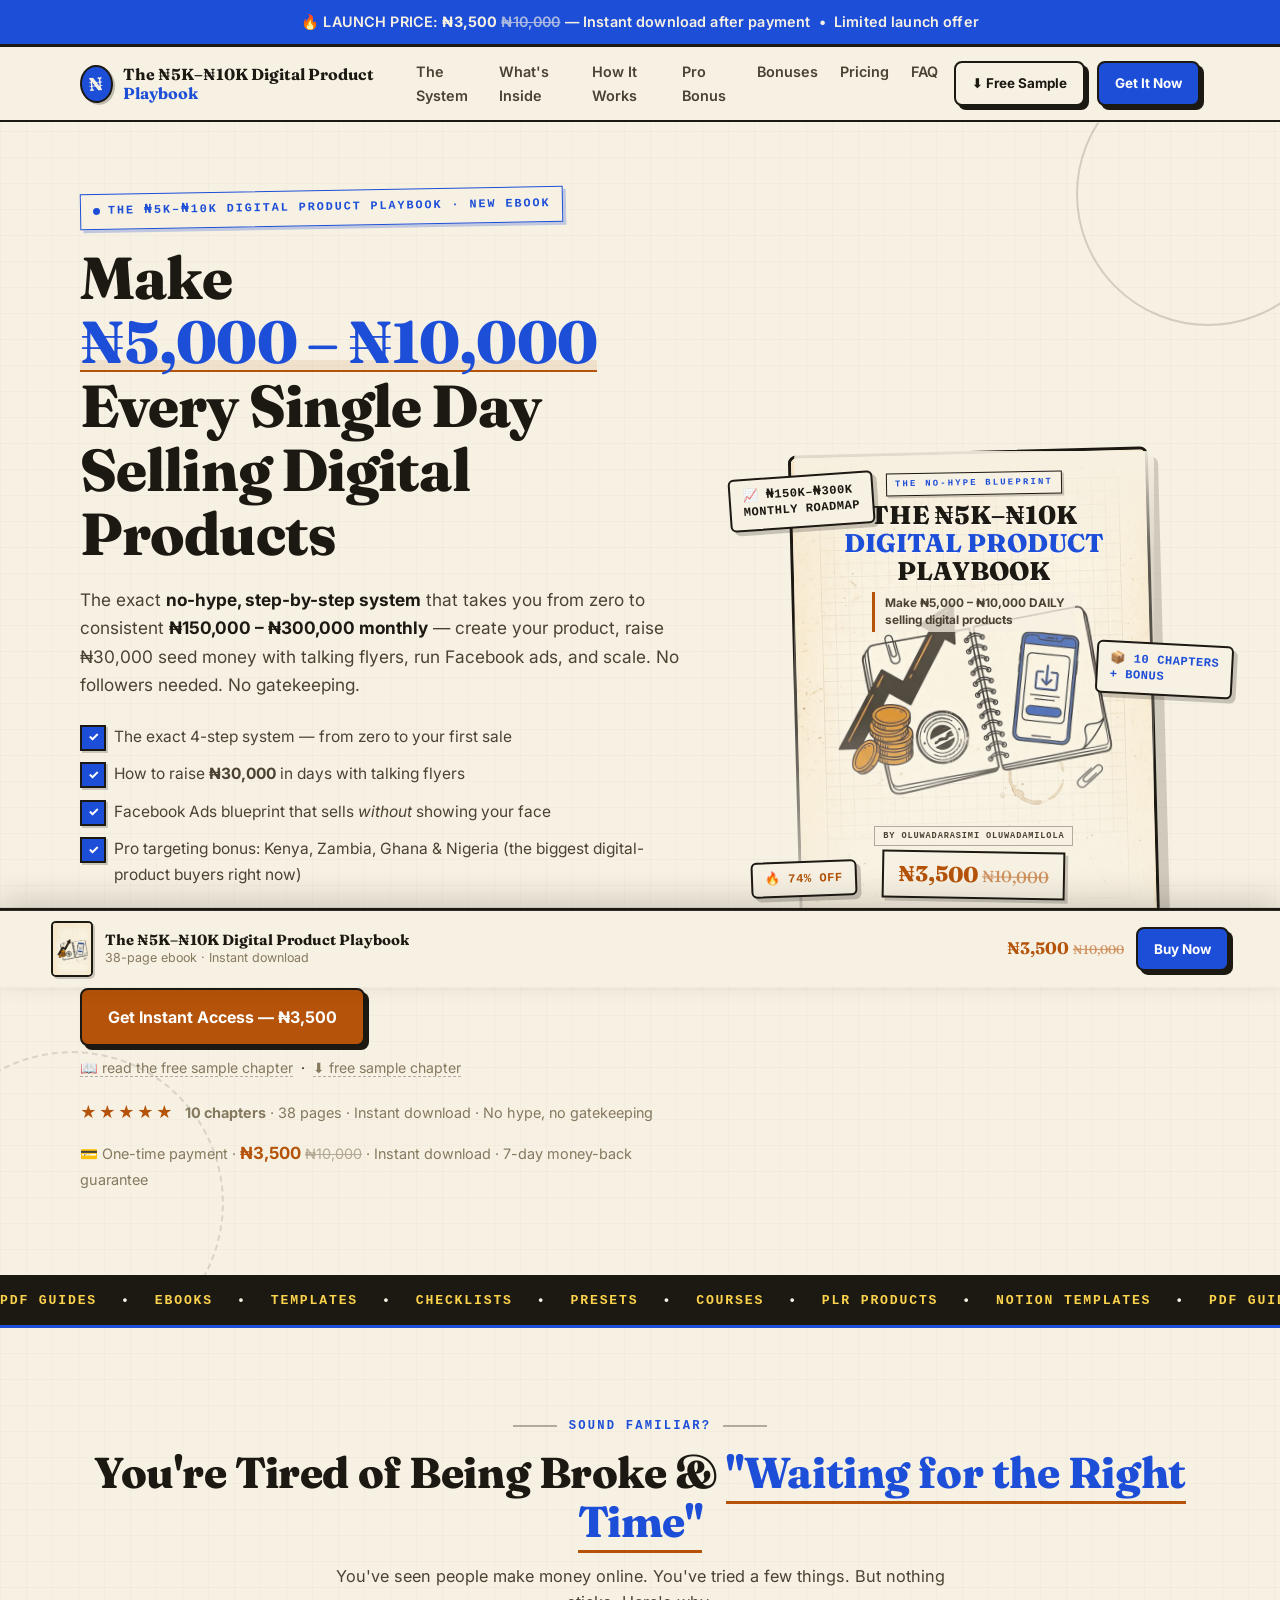
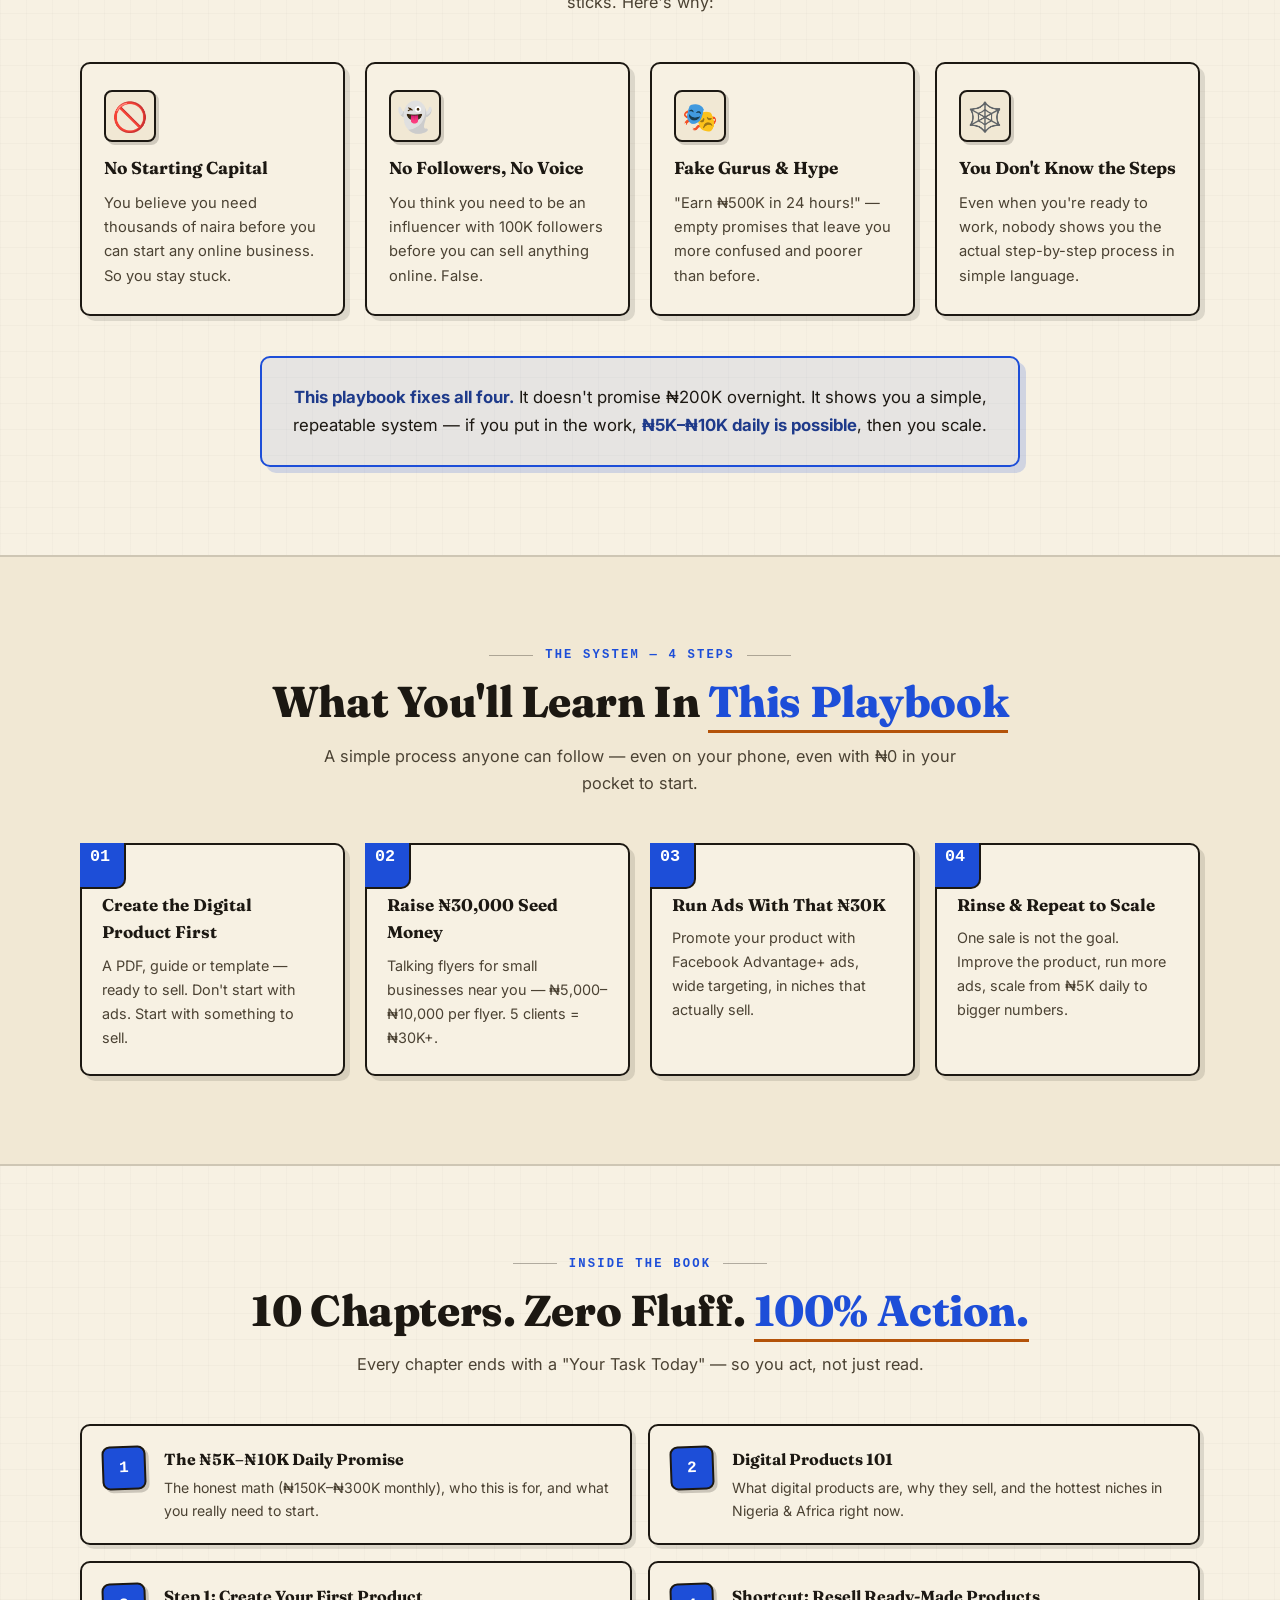
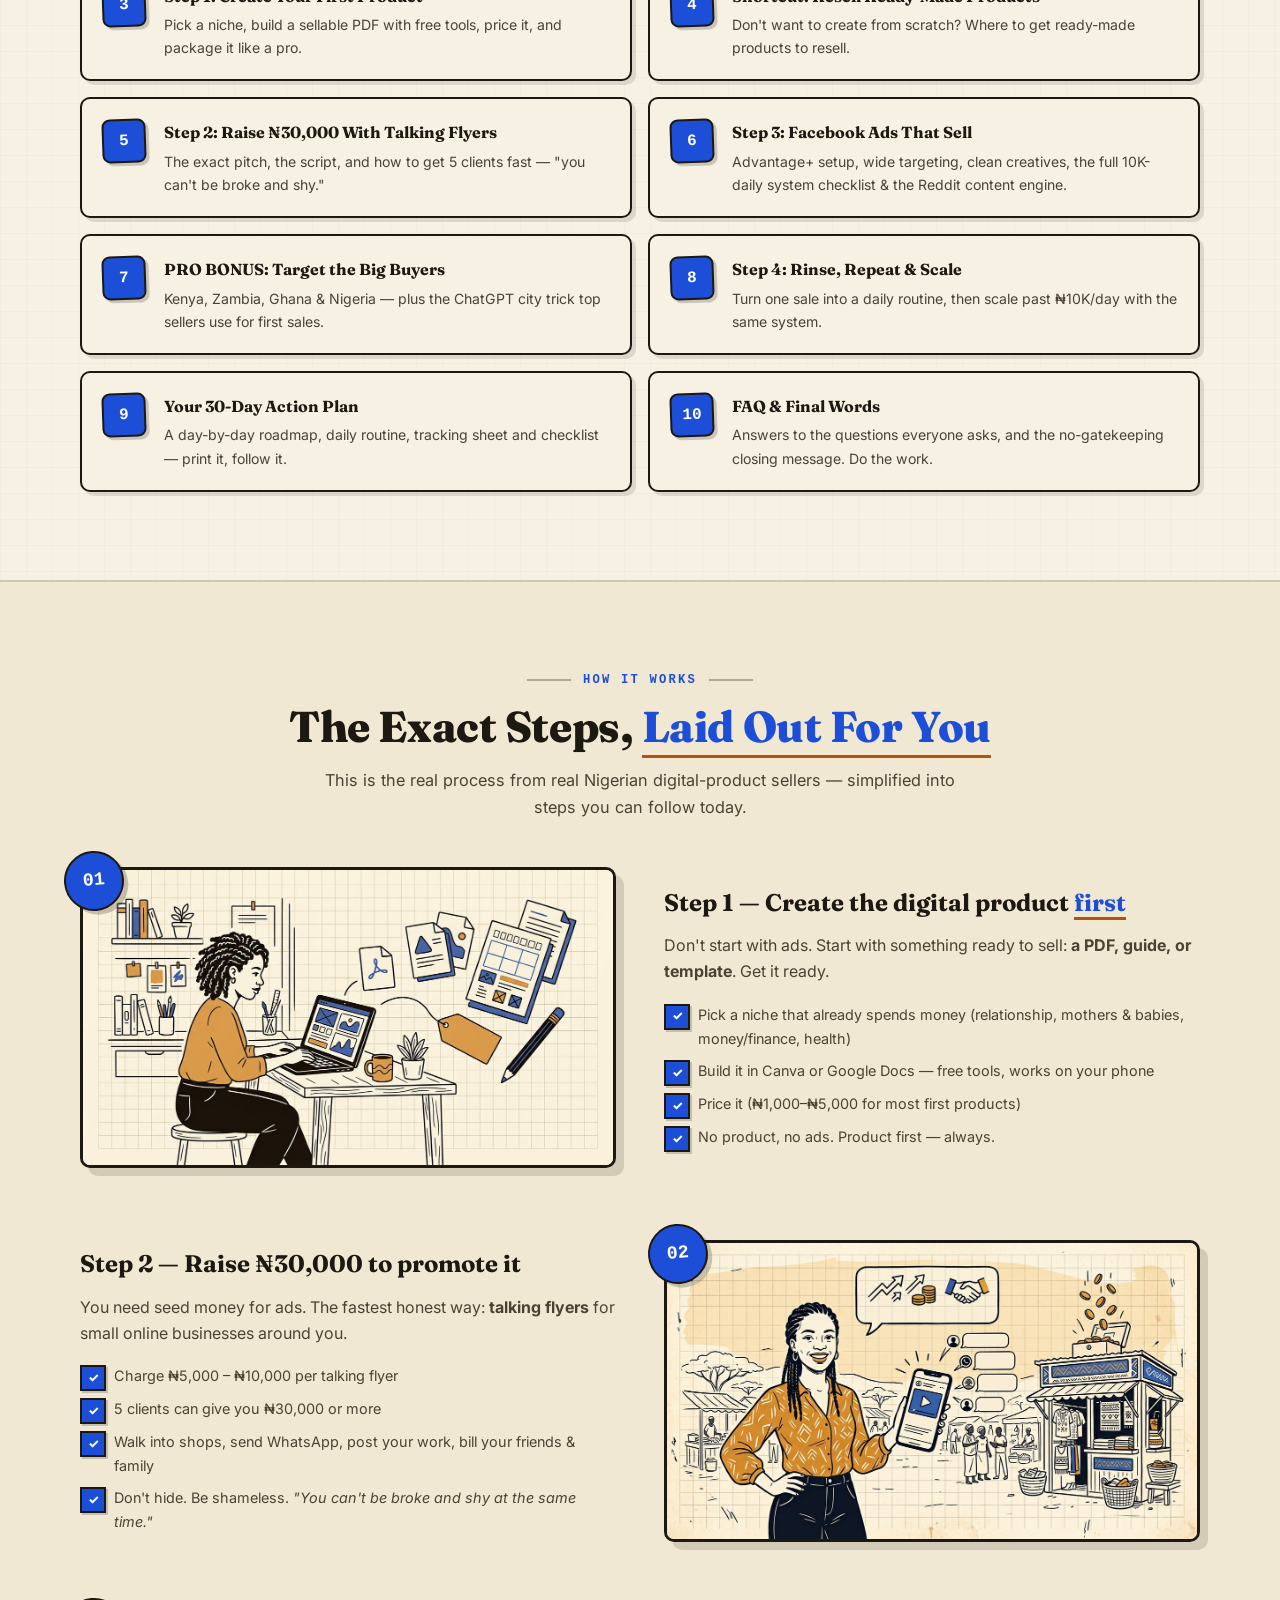
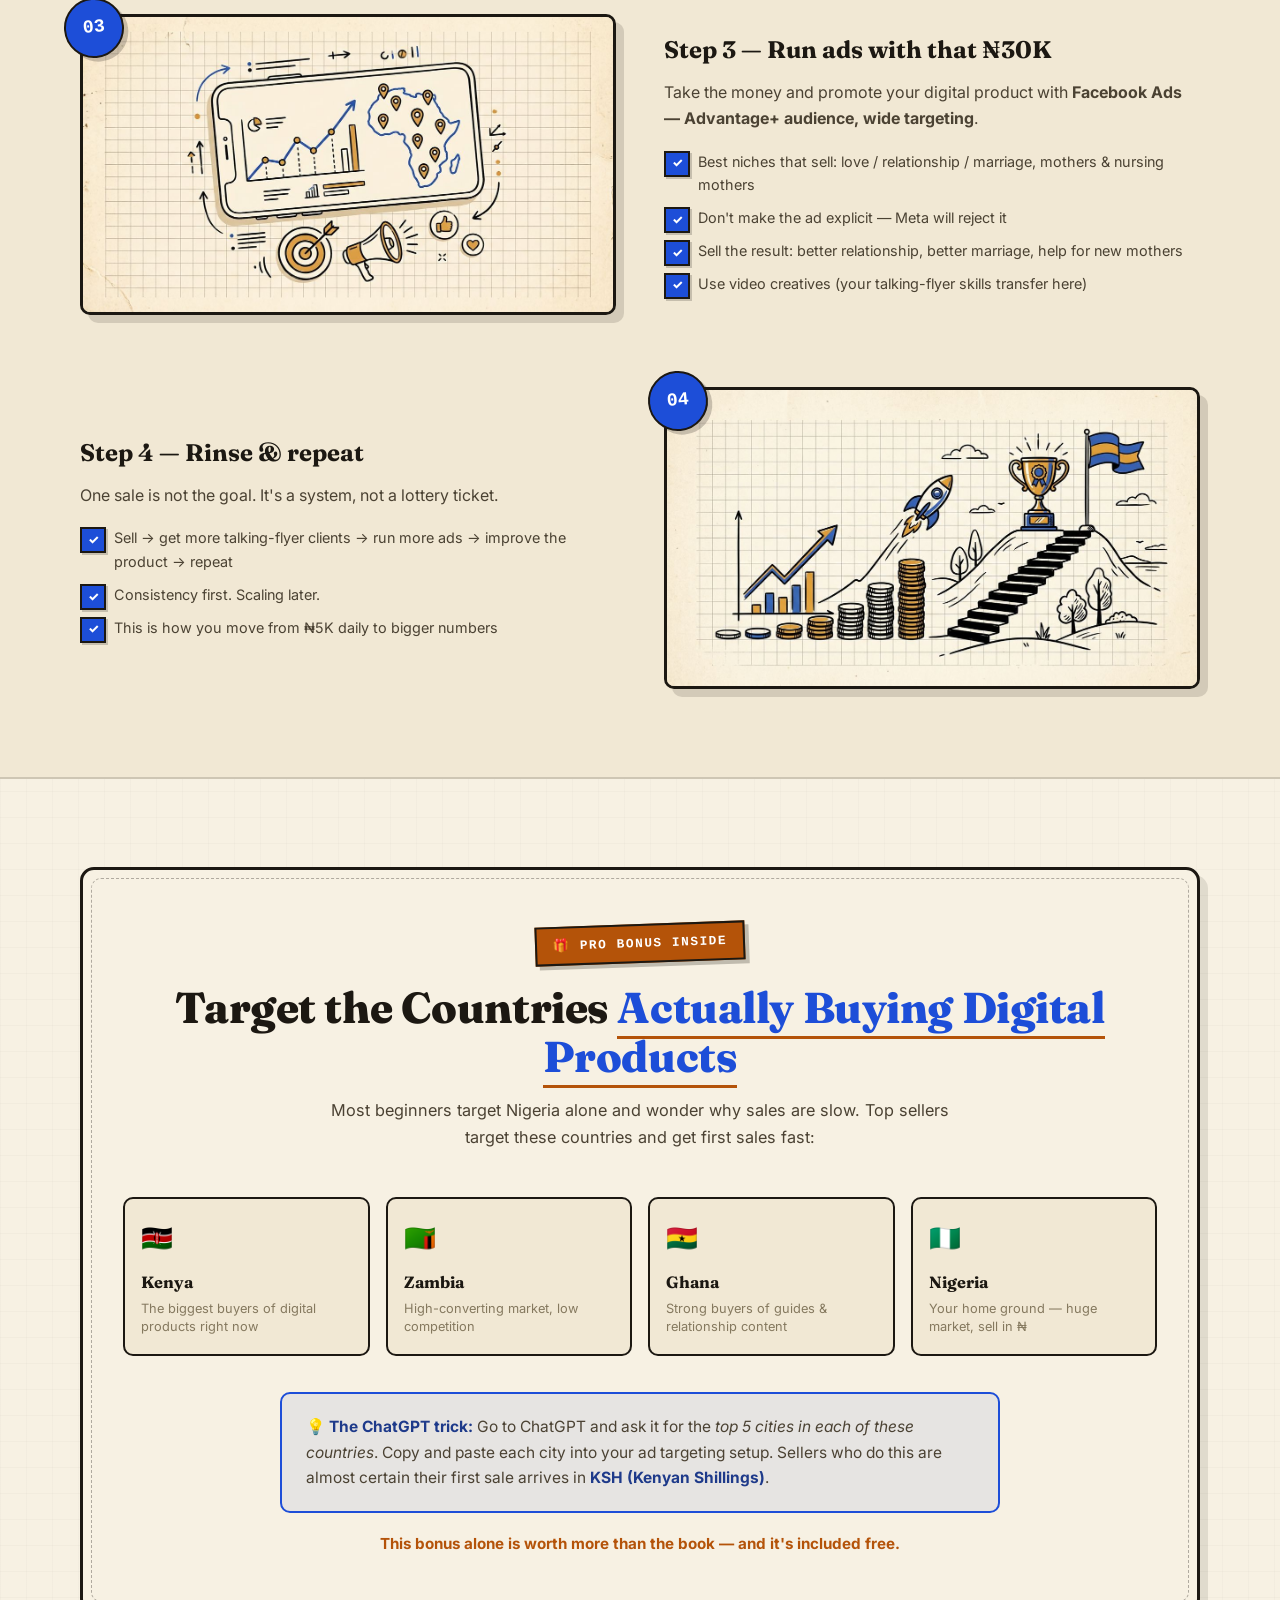
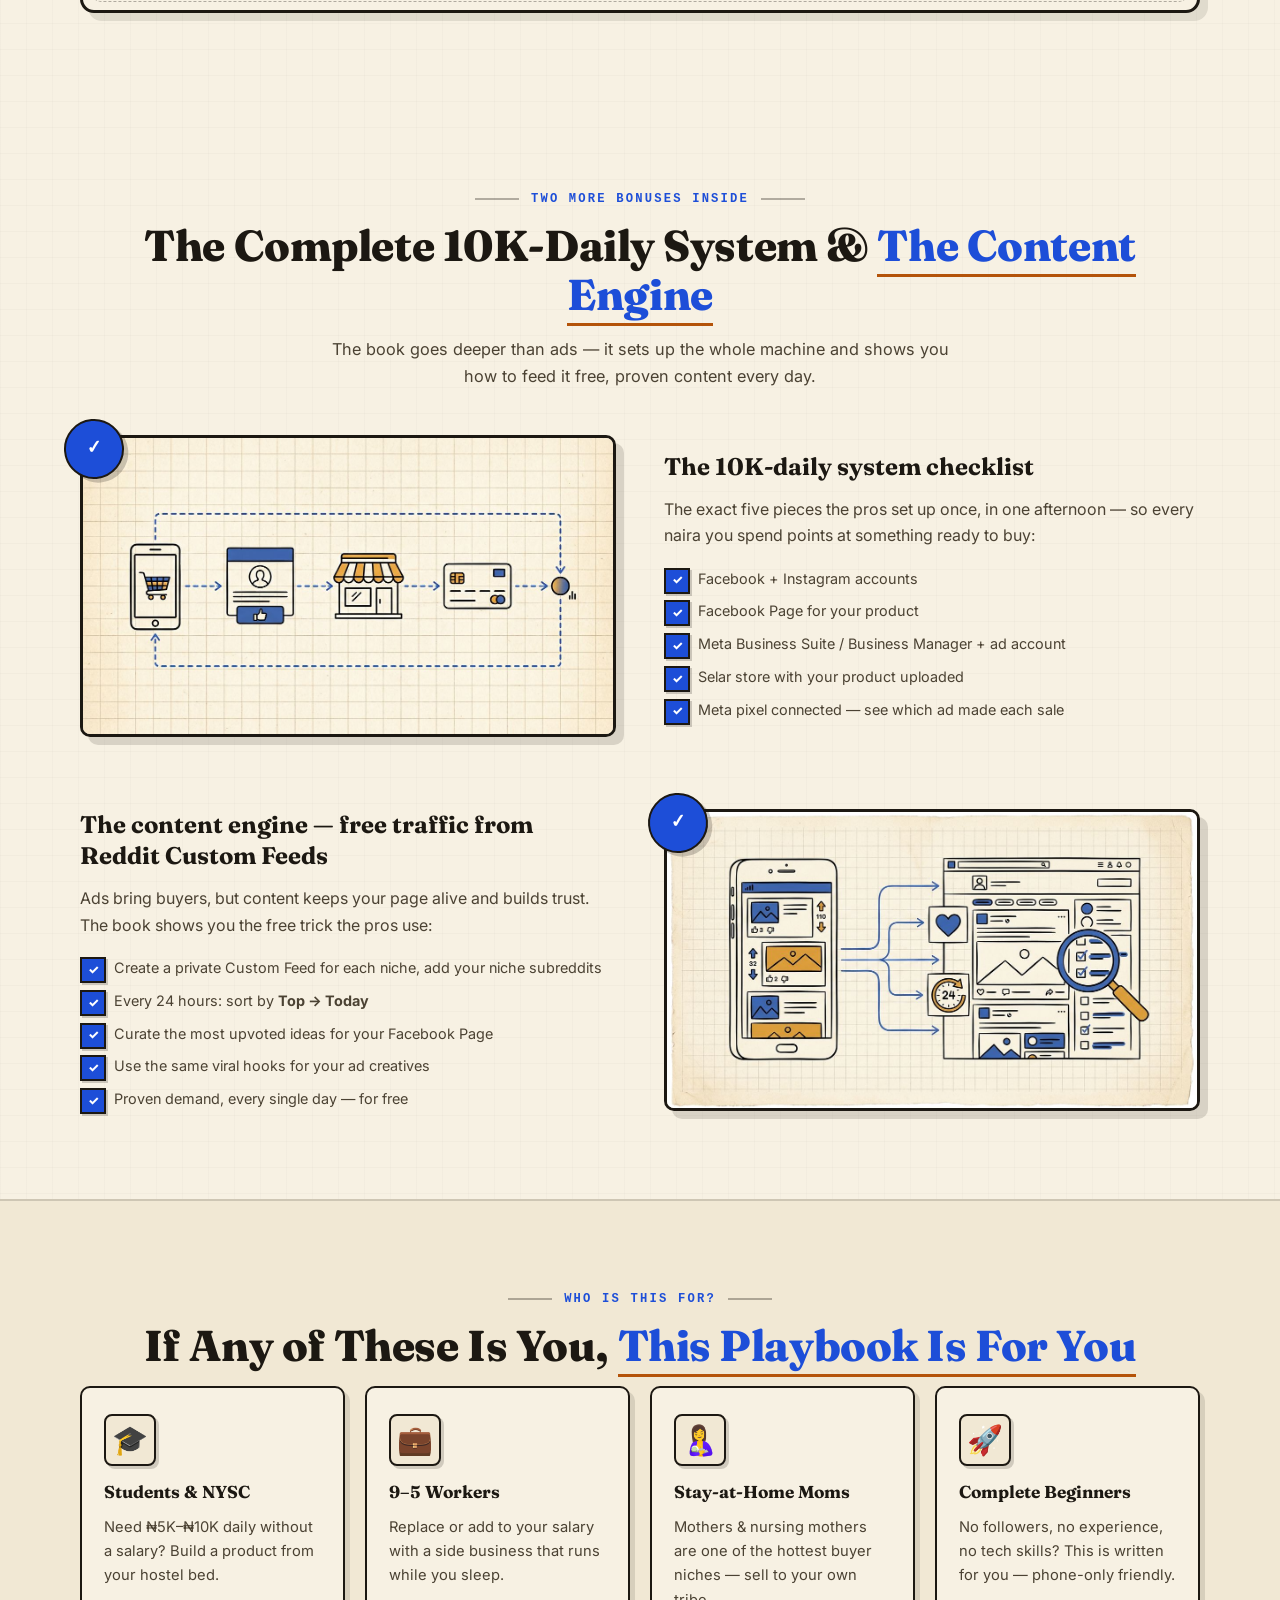
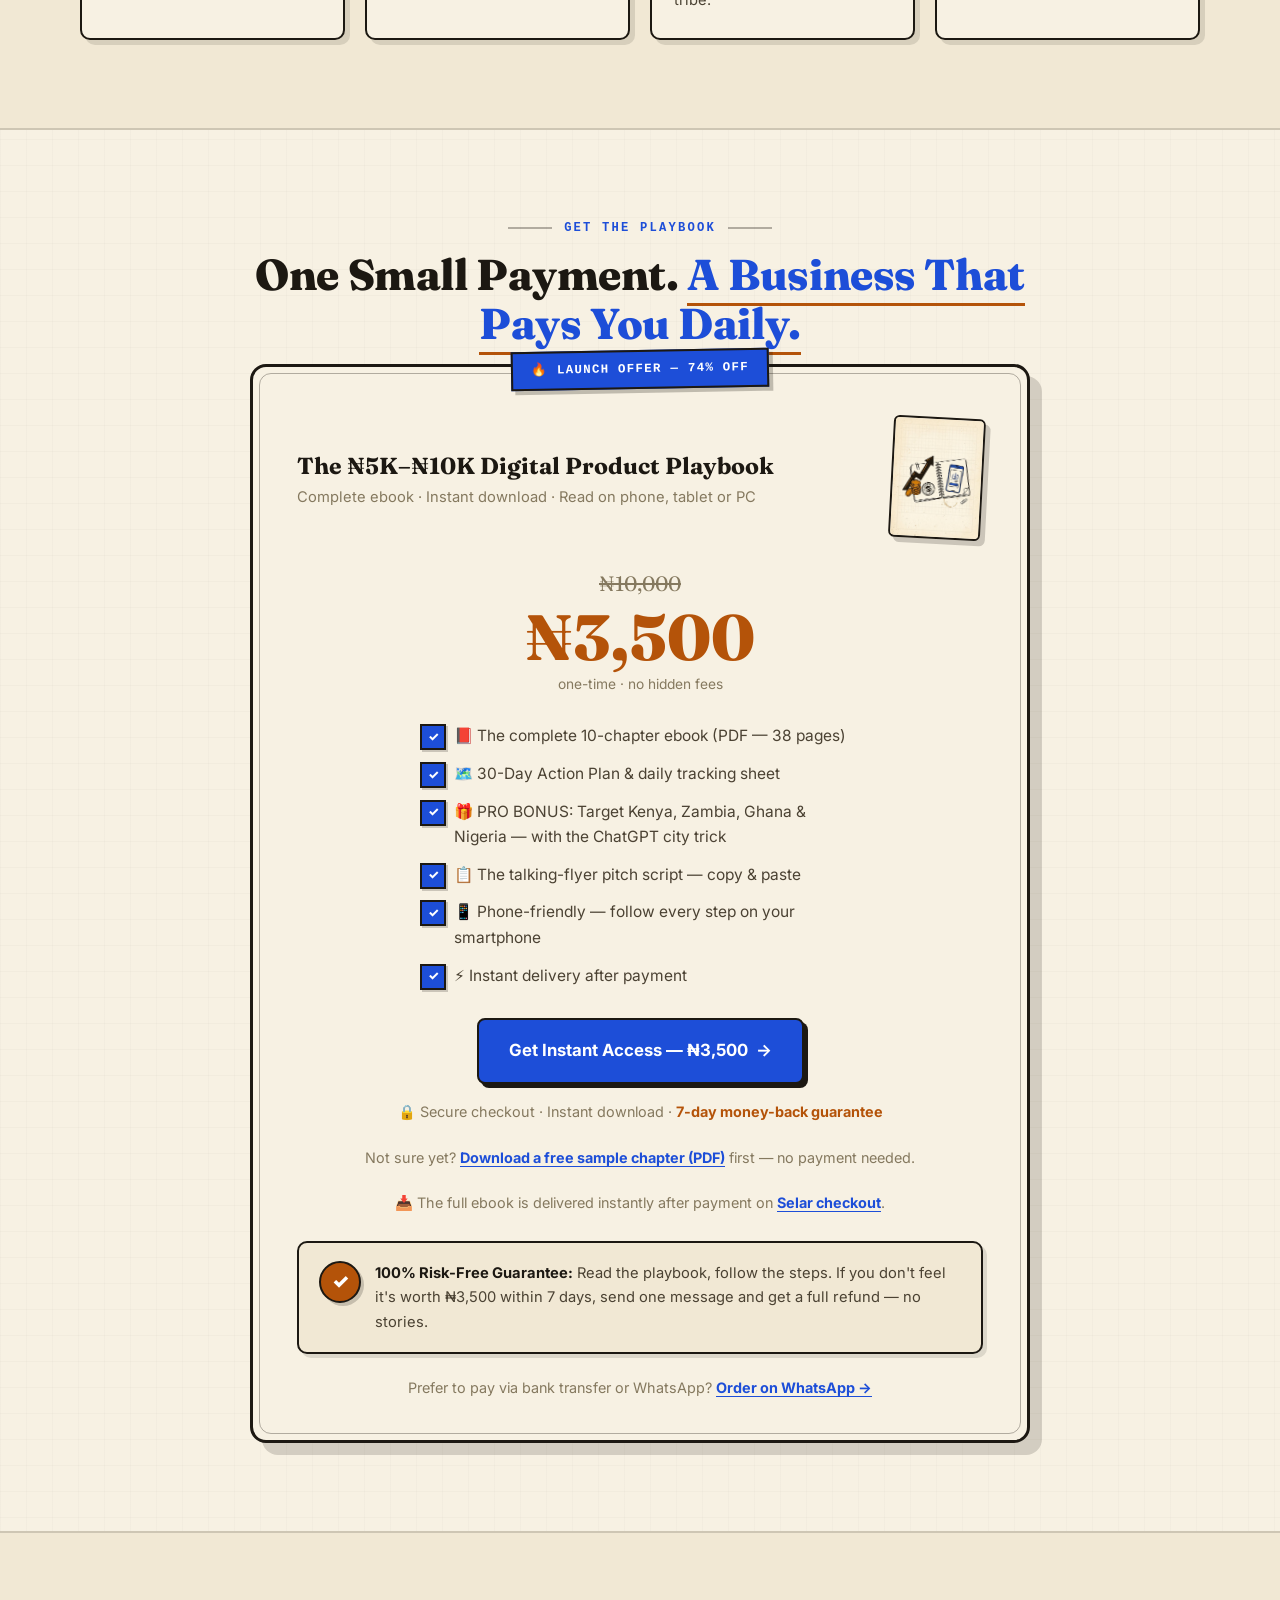
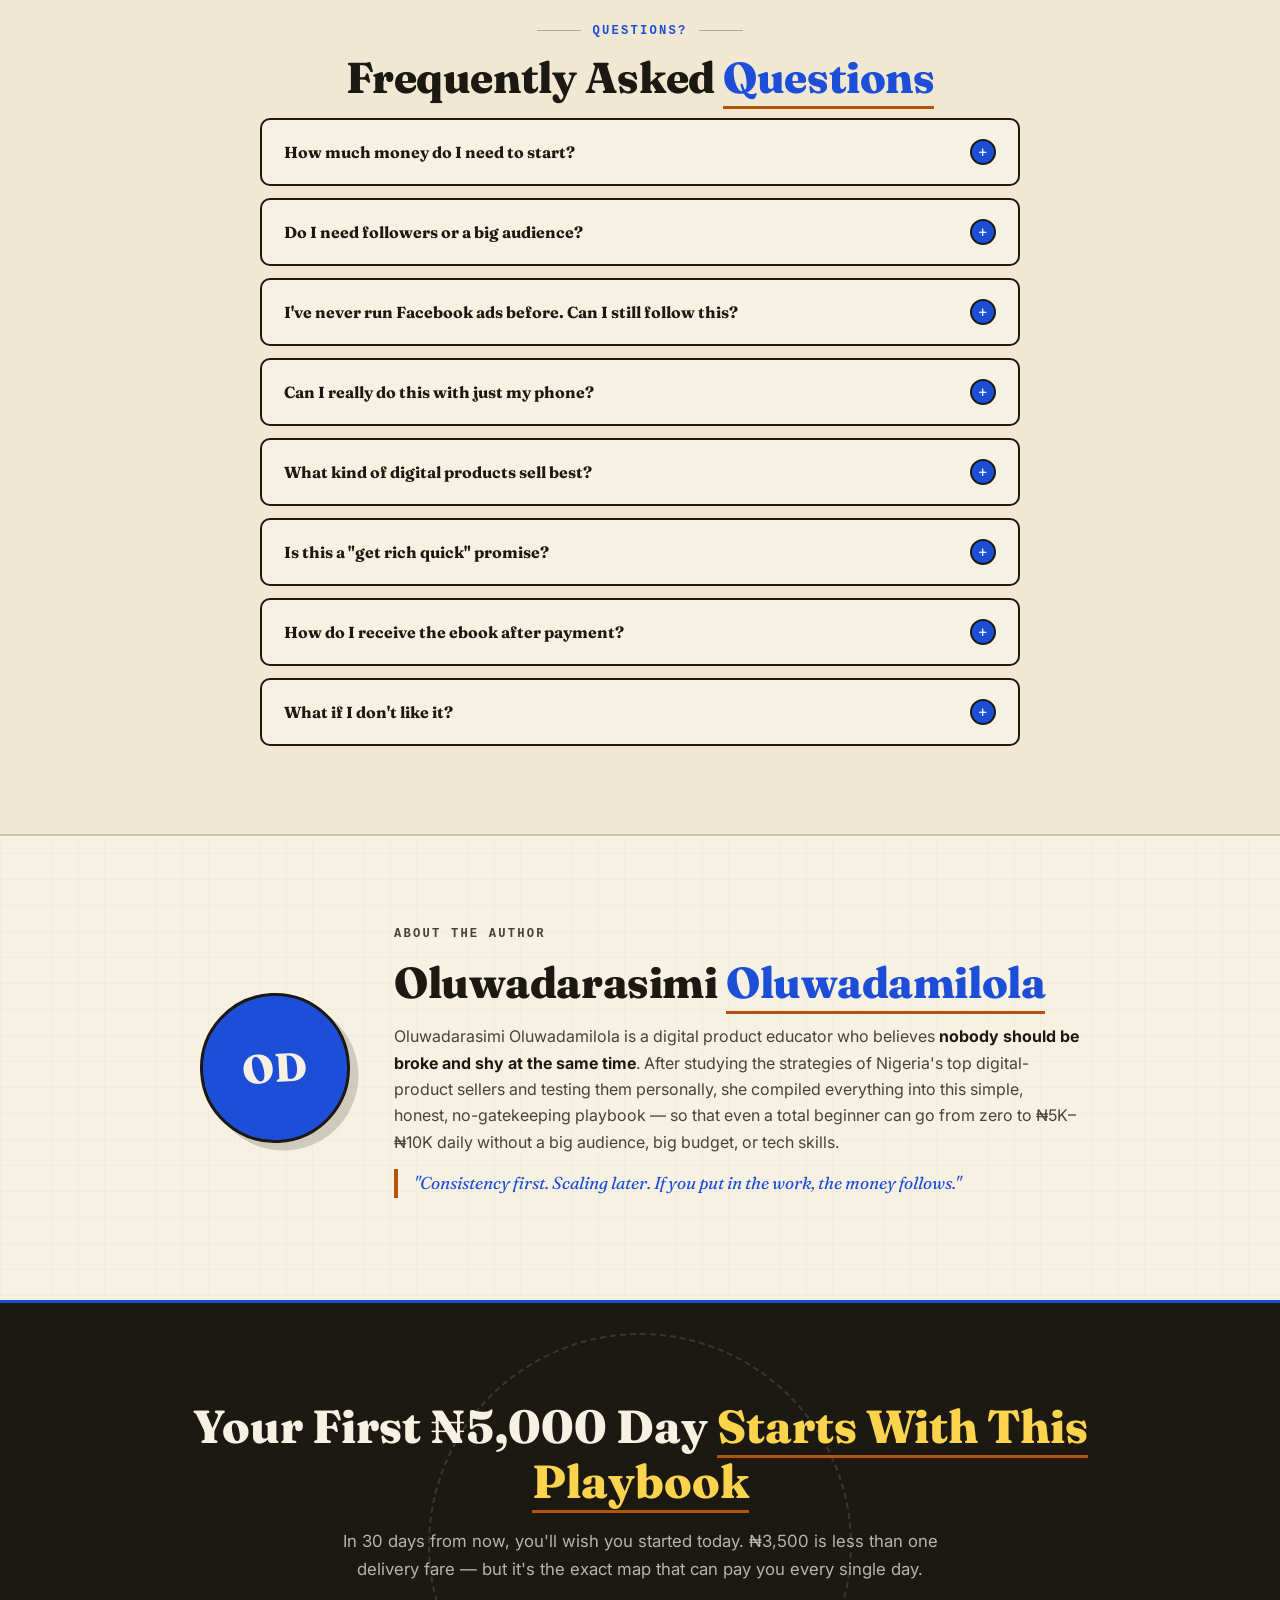
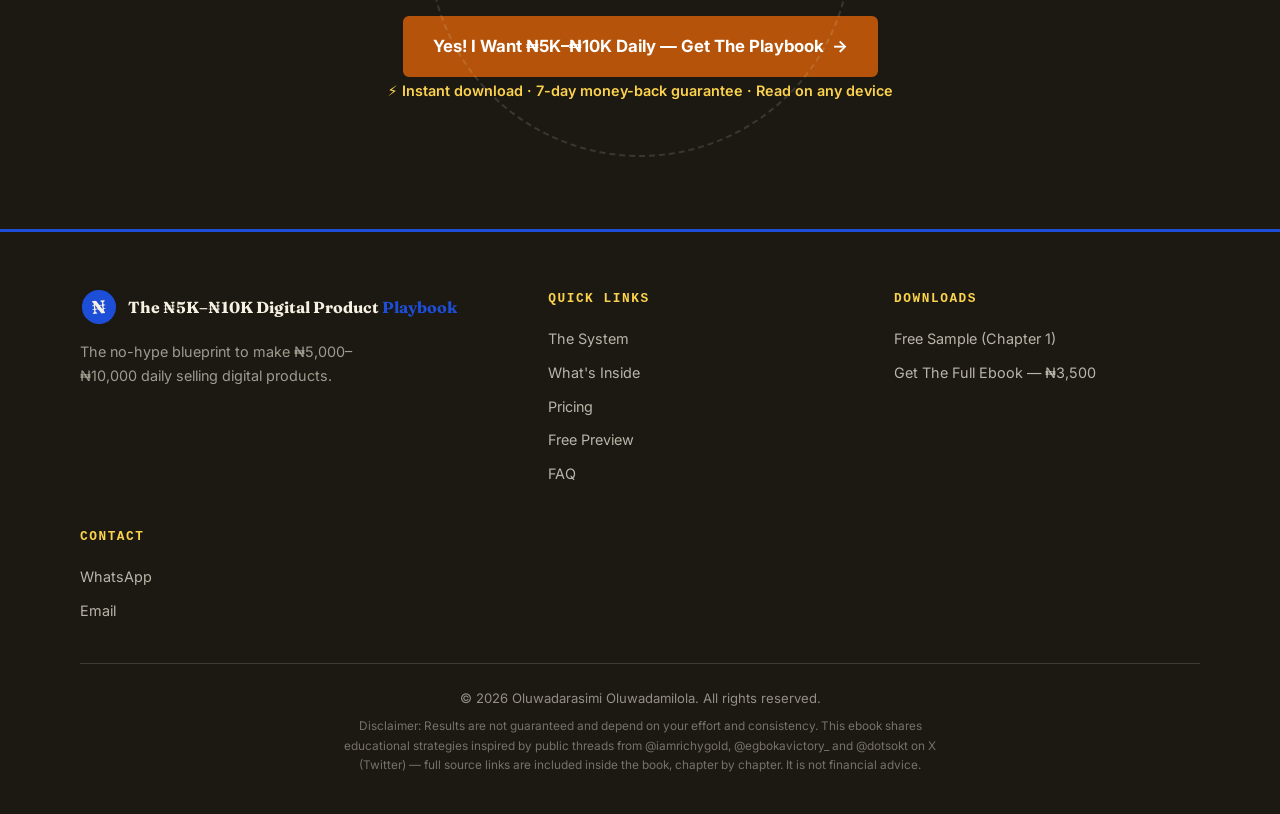
<file: index.html>
<!DOCTYPE html>
<html lang="en">
<head>
<meta charset="UTF-8" />
<meta name="viewport" content="width=device-width, initial-scale=1.0" />
<title>The ₦5K–₦10K Digital Product Playbook — Make ₦5,000–₦10,000 Daily Selling Digital Products</title>
<meta name="description" content="The no-hype, step-by-step ebook that shows you exactly how to make ₦5,000–₦10,000 daily (₦150K–₦300K monthly) selling digital products in Nigeria. Includes the ₦30K seed money plan, talking-flyer system, Facebook Ads blueprint & pro targeting (Kenya, Zambia, Ghana, Nigeria). Instant download. ₦3,500." />
<meta name="keywords" content="make money online Nigeria, sell digital products, digital products Nigeria, make 5k daily, 5k to 10k daily, digital product business, side hustle Nigeria, make money on WhatsApp, Facebook ads Nigeria, ebook Nigeria, online business Nigeria" />
<meta name="author" content="Oluwadarasimi Oluwadamilola" />
<link rel="canonical" href="https://how-to-make-5k-10k-daily.pages.dev/" />
<meta property="og:type" content="website" />
<meta property="og:title" content="The ₦5K–₦10K Digital Product Playbook — Make ₦5,000–₦10,000 Daily Selling Digital Products" />
<meta property="og:description" content="The exact no-hype system to earn ₦150K–₦300K monthly selling digital products. Create your product → raise ₦30,000 with talking flyers → run Facebook ads → scale. Instant download for ₦3,500." />
<meta property="og:image" content="assets/img/web/cover-art.jpg" />
<meta property="og:locale" content="en_NG" />
<meta name="twitter:card" content="summary_large_image" />
<link rel="icon" href="data:image/svg+xml,%3Csvg xmlns='http://www.w3.org/2000/svg' viewBox='0 0 100 100'%3E%3Crect width='100' height='100' rx='18' fill='%23F7F1E3'/%3E%3Ccircle cx='50' cy='50' r='40' fill='%231D4ED8' stroke='%231C1812' stroke-width='4'/%3E%3Ctext x='50' y='66' font-size='44' text-anchor='middle' fill='%23F7F1E3' font-family='Arial' font-weight='bold'%3E%E2%82%A6%3C/text%3E%3C/svg%3E" />
<link rel="preconnect" href="https://fonts.googleapis.com" />
<link rel="preconnect" href="https://fonts.gstatic.com" crossorigin />
<link href="https://fonts.googleapis.com/css2?family=Fraunces:opsz,wght@9..144,600;9..144,700;9..144,800;9..144,900&family=Inter:wght@400;500;600;700&display=swap" rel="stylesheet" />
<link rel="stylesheet" href="assets/css/styles.css" />
<script type="application/ld+json">
{
  "@context": "https://schema.org",
  "@type": "Product",
  "name": "The ₦5K–₦10K Digital Product Playbook",
  "description": "The no-hype blueprint to make ₦5,000–₦10,000 daily selling digital products in Nigeria.",
  "image": "assets/img/web/cover-art.jpg",
  "brand": { "@type": "Brand", "name": "Oluwadarasimi Oluwadamilola" },
  "author": { "@type": "Person", "name": "Oluwadarasimi Oluwadamilola" },
  "offers": {
    "@type": "Offer",
    "price": "3500",
    "priceCurrency": "NGN",
    "availability": "https://schema.org/InStock",
    "url": "https://how-to-make-5k-10k-daily.pages.dev/"
  }
}
</script>
</head>
<body>

<!-- ══════════ STICKY BUY NOW BAR ══════════ -->
<div class="buybar" id="buyBar" aria-hidden="true">
  <div class="buybar-info">
    <img src="assets/img/web/cover-art.jpg" alt="" class="buybar-cover" />
    <div class="buybar-text">
      <strong>The ₦5K–₦10K Digital Product Playbook</strong>
      <span>38-page ebook · Instant download</span>
    </div>
  </div>
  <div class="buybar-cta">
    <span class="buybar-price">₦3,500 <s>₦10,000</s></span>
    <a href="https://selar.com/27778q2k78" class="btn btn-cobalt btn-sm" target="_blank" rel="noopener" data-buy>Buy Now</a>
  </div>
</div>

<!-- ══════════ ANNOUNCEMENT BAR ══════════ -->
<div class="announce">
  🔥 LAUNCH PRICE: <strong>₦3,500</strong> <s>₦10,000</s> — Instant download after payment &nbsp;•&nbsp; Limited launch offer
</div>

<!-- ══════════ NAV ══════════ -->
<header class="nav" id="nav">
  <div class="container nav-inner">
    <a href="#top" class="brand">
      <span class="brand-mark">₦</span>
      <span class="brand-text">The ₦5K–₦10K Digital Product <b>Playbook</b></span>
    </a>
    <nav class="nav-links" id="navLinks">
      <a href="#system">The System</a>
      <a href="#inside">What's Inside</a>
      <a href="#steps">How It Works</a>
      <a href="#bonus">Pro Bonus</a>
      <a href="#extras">Bonuses</a>
      <a href="#pricing">Pricing</a>
      <a href="#faq">FAQ</a>
    </nav>
    <div class="nav-actions">
      <a href="assets/ebook/free-sample-chapter1.pdf" class="btn btn-sm btn-paper" download>⬇ Free Sample</a>
      <a href="https://selar.com/27778q2k78" class="btn btn-sm btn-cobalt" target="_blank" rel="noopener" data-buy>Get It Now</a>
      <button class="nav-burger" id="navBurger" aria-label="Menu"><span></span><span></span><span></span></button>
    </div>
  </div>
</header>

<main id="top">

<!-- ══════════ HERO ══════════ -->
<section class="hero">
  <div class="container hero-grid">
    <div class="hero-copy">
      <p class="eyebrow"><span class="dot"></span> THE ₦5K–₦10K DIGITAL PRODUCT PLAYBOOK · NEW EBOOK</p>
      <h1>Make <span class="grad">₦5,000 – ₦10,000</span> Every Single Day Selling Digital Products</h1>
      <p class="hero-sub">
        The exact <strong>no-hype, step-by-step system</strong> that takes you from zero to consistent
        <strong>₦150,000 – ₦300,000 monthly</strong> — create your product, raise ₦30,000 seed money
        with talking flyers, run Facebook ads, and scale. No followers needed. No gatekeeping.
      </p>
      <ul class="check-list">
        <li>The exact 4-step system — from zero to your first sale</li>
        <li>How to raise <strong>₦30,000</strong> in days with talking flyers</li>
        <li>Facebook Ads blueprint that sells <em>without</em> showing your face</li>
        <li>Pro targeting bonus: Kenya, Zambia, Ghana &amp; Nigeria (the biggest digital-product buyers right now)</li>
      </ul>
      <div class="hero-cta">
        <a href="assets/ebook/free-sample-chapter1.pdf" class="btn btn-cobalt btn-lg" download>⬇ Download Free Sample (PDF) <span class="btn-arrow">→</span></a>
        <a href="https://selar.com/27778q2k78" class="btn btn-amber btn-lg" target="_blank" rel="noopener" data-buy>Get Instant Access — ₦3,500</a>
      </div>
      <div class="hero-cta-sub">
        <a href="preview.html">📖 read the free sample chapter</a> &nbsp;·&nbsp; <a href="assets/ebook/free-sample-chapter1.pdf" download>⬇ free sample chapter</a>
      </div>
      <div class="hero-meta">
        <span class="stars" aria-hidden="true">★★★★★</span>
        <span><strong>10 chapters</strong> · 38 pages · Instant download · No hype, no gatekeeping</span>
      </div>
      <p class="price-line">💳 One-time payment · <strong>₦3,500</strong> <s>₦10,000</s> · Instant download · 7-day money-back guarantee</p>
    </div>

    <div class="hero-visual">
      <div class="cover-wrap">
        <img src="assets/img/web/cover-art.jpg" alt="The ₦5K–₦10K Digital Product Playbook — ebook cover" class="cover-img" />
        <div class="cover-scrim" aria-hidden="true"></div>
        <div class="cover-title-block">
          <div class="cover-head">
            <span class="cover-kicker">THE NO-HYPE BLUEPRINT</span>
            <span class="cover-title">THE ₦5K–₦10K<br/><span class="cobalt">DIGITAL PRODUCT</span><br/>PLAYBOOK</span>
            <span class="cover-sub">Make ₦5,000 – ₦10,000 DAILY<br/>selling digital products</span>
          </div>
          <div class="cover-foot">
            <span class="cover-author">by Oluwadarasimi Oluwadamilola</span>
            <span class="cover-price">₦3,500 <s>₦10,000</s></span>
          </div>
        </div>
        <div class="float-badge fb-1">📈 ₦150K–₦300K<br/>monthly roadmap</div>
        <div class="float-badge fb-2">📦 10 chapters<br/>+ bonus</div>
        <div class="float-badge fb-3">🔥 74% OFF</div>
      </div>
    </div>
  </div>
</section>

<!-- ══════════ MARQUEE ══════════ -->
<div class="marquee" aria-hidden="true">
  <div class="marquee-track">
    <span>PDF GUIDES</span><span>•</span><span>EBOOKS</span><span>•</span><span>TEMPLATES</span><span>•</span>
    <span>CHECKLISTS</span><span>•</span><span>PRESETS</span><span>•</span><span>COURSES</span><span>•</span>
    <span>PLR PRODUCTS</span><span>•</span><span>NOTION TEMPLATES</span><span>•</span><span>PDF GUIDES</span><span>•</span>
    <span>EBOOKS</span><span>•</span><span>TEMPLATES</span><span>•</span><span>CHECKLISTS</span><span>•</span>
    <span>PRESETS</span><span>•</span><span>COURSES</span><span>•</span><span>PLR PRODUCTS</span><span>•</span><span>NOTION TEMPLATES</span><span>•</span>
  </div>
</div>

<!-- ══════════ PROBLEM ══════════ -->
<section class="section" id="problem">
  <div class="container">
    <p class="section-tag">Sound familiar?</p>
    <h2 class="section-title">You're Tired of Being Broke &amp; <span class="grad">"Waiting for the Right Time"</span></h2>
    <p class="section-sub">You've seen people make money online. You've tried a few things. But nothing sticks. Here's why:</p>
    <div class="grid-4">
      <div class="card problem-card">
        <div class="card-icon">🚫</div>
        <h3>No Starting Capital</h3>
        <p>You believe you need thousands of naira before you can start any online business. So you stay stuck.</p>
      </div>
      <div class="card problem-card">
        <div class="card-icon">👻</div>
        <h3>No Followers, No Voice</h3>
        <p>You think you need to be an influencer with 100K followers before you can sell anything online. False.</p>
      </div>
      <div class="card problem-card">
        <div class="card-icon">🎭</div>
        <h3>Fake Gurus &amp; Hype</h3>
        <p>"Earn ₦500K in 24 hours!" — empty promises that leave you more confused and poorer than before.</p>
      </div>
      <div class="card problem-card">
        <div class="card-icon">🕸️</div>
        <h3>You Don't Know the Steps</h3>
        <p>Even when you're ready to work, nobody shows you the actual step-by-step process in simple language.</p>
      </div>
    </div>
    <div class="problem-pivot">
      <p><strong>This playbook fixes all four.</strong> It doesn't promise ₦200K overnight. It shows you a simple, repeatable system — if you put in the work, <strong>₦5K–₦10K daily is possible</strong>, then you scale.</p>
    </div>
  </div>
</section>

<!-- ══════════ THE SYSTEM ══════════ -->
<section class="section section-dark" id="system">
  <div class="container">
    <p class="section-tag">The System — 4 Steps</p>
    <h2 class="section-title">What You'll Learn In <span class="grad">This Playbook</span></h2>
    <p class="section-sub">A simple process anyone can follow — even on your phone, even with ₦0 in your pocket to start.</p>
    <div class="steps-grid">
      <div class="step-chip">
        <span class="step-num">01</span>
        <h3>Create the Digital Product First</h3>
        <p>A PDF, guide or template — ready to sell. Don't start with ads. Start with something to sell.</p>
      </div>
      <div class="step-chip">
        <span class="step-num">02</span>
        <h3>Raise ₦30,000 Seed Money</h3>
        <p>Talking flyers for small businesses near you — ₦5,000–₦10,000 per flyer. 5 clients = ₦30K+.</p>
      </div>
      <div class="step-chip">
        <span class="step-num">03</span>
        <h3>Run Ads With That ₦30K</h3>
        <p>Promote your product with Facebook Advantage+ ads, wide targeting, in niches that actually sell.</p>
      </div>
      <div class="step-chip">
        <span class="step-num">04</span>
        <h3>Rinse &amp; Repeat to Scale</h3>
        <p>One sale is not the goal. Improve the product, run more ads, scale from ₦5K daily to bigger numbers.</p>
      </div>
    </div>
  </div>
</section>

<!-- ══════════ INSIDE THE BOOK ══════════ -->
<section class="section" id="inside">
  <div class="container">
    <p class="section-tag">Inside The Book</p>
    <h2 class="section-title">10 Chapters. Zero Fluff. <span class="grad">100% Action.</span></h2>
    <p class="section-sub">Every chapter ends with a "Your Task Today" — so you act, not just read.</p>

    <div class="toc-grid">
      <div class="toc-item"><span class="toc-num">1</span><div><h3>The ₦5K–₦10K Daily Promise</h3><p>The honest math (₦150K–₦300K monthly), who this is for, and what you really need to start.</p></div></div>
      <div class="toc-item"><span class="toc-num">2</span><div><h3>Digital Products 101</h3><p>What digital products are, why they sell, and the hottest niches in Nigeria &amp; Africa right now.</p></div></div>
      <div class="toc-item"><span class="toc-num">3</span><div><h3>Step 1: Create Your First Product</h3><p>Pick a niche, build a sellable PDF with free tools, price it, and package it like a pro.</p></div></div>
      <div class="toc-item"><span class="toc-num">4</span><div><h3>Shortcut: Resell Ready-Made Products</h3><p>Don't want to create from scratch? Where to get ready-made products to resell.</p></div></div>
      <div class="toc-item"><span class="toc-num">5</span><div><h3>Step 2: Raise ₦30,000 With Talking Flyers</h3><p>The exact pitch, the script, and how to get 5 clients fast — "you can't be broke and shy."</p></div></div>
      <div class="toc-item"><span class="toc-num">6</span><div><h3>Step 3: Facebook Ads That Sell</h3><p>Advantage+ setup, wide targeting, clean creatives, the full 10K-daily system checklist &amp; the Reddit content engine.</p></div></div>
      <div class="toc-item"><span class="toc-num">7</span><div><h3>PRO BONUS: Target the Big Buyers</h3><p>Kenya, Zambia, Ghana &amp; Nigeria — plus the ChatGPT city trick top sellers use for first sales.</p></div></div>
      <div class="toc-item"><span class="toc-num">8</span><div><h3>Step 4: Rinse, Repeat &amp; Scale</h3><p>Turn one sale into a daily routine, then scale past ₦10K/day with the same system.</p></div></div>
      <div class="toc-item"><span class="toc-num">9</span><div><h3>Your 30-Day Action Plan</h3><p>A day-by-day roadmap, daily routine, tracking sheet and checklist — print it, follow it.</p></div></div>
      <div class="toc-item"><span class="toc-num">10</span><div><h3>FAQ &amp; Final Words</h3><p>Answers to the questions everyone asks, and the no-gatekeeping closing message. Do the work.</p></div></div>
    </div>
  </div>
</section>

<!-- ══════════ DEEP DIVE STEPS ══════════ -->
<section class="section section-dark" id="steps">
  <div class="container">
    <p class="section-tag">How It Works</p>
    <h2 class="section-title">The Exact Steps, <span class="grad">Laid Out For You</span></h2>
    <p class="section-sub">This is the real process from real Nigerian digital-product sellers — simplified into steps you can follow today.</p>

    <!-- Step 1 -->
    <div class="step-row">
      <div class="step-media"><img src="assets/img/web/step1-create.jpg" alt="Create a digital product with your laptop or phone" loading="lazy" /><span class="media-num">01</span></div>
      <div class="step-body">
        <h3>Step 1 — Create the digital product <em>first</em></h3>
        <p>Don't start with ads. Start with something ready to sell: <strong>a PDF, guide, or template</strong>. Get it ready.</p>
        <ul class="check-list small">
          <li>Pick a niche that already spends money (relationship, mothers &amp; babies, money/finance, health)</li>
          <li>Build it in Canva or Google Docs — free tools, works on your phone</li>
          <li>Price it (₦1,000–₦5,000 for most first products)</li>
          <li>No product, no ads. Product first — always.</li>
        </ul>
      </div>
    </div>

    <!-- Step 2 -->
    <div class="step-row reverse">
      <div class="step-media"><img src="assets/img/web/step2-flyers.jpg" alt="Raise ₦30,000 with talking flyers for local businesses" loading="lazy" /><span class="media-num">02</span></div>
      <div class="step-body">
        <h3>Step 2 — Raise ₦30,000 to promote it</h3>
        <p>You need seed money for ads. The fastest honest way: <strong>talking flyers</strong> for small online businesses around you.</p>
        <ul class="check-list small">
          <li>Charge ₦5,000 – ₦10,000 per talking flyer</li>
          <li>5 clients can give you ₦30,000 or more</li>
          <li>Walk into shops, send WhatsApp, post your work, bill your friends &amp; family</li>
          <li>Don't hide. Be shameless. <em>"You can't be broke and shy at the same time."</em></li>
        </ul>
      </div>
    </div>

    <!-- Step 3 -->
    <div class="step-row">
      <div class="step-media"><img src="assets/img/web/step3-ads.jpg" alt="Run Facebook ads with wide targeting to sell your digital product" loading="lazy" /><span class="media-num">03</span></div>
      <div class="step-body">
        <h3>Step 3 — Run ads with that ₦30K</h3>
        <p>Take the money and promote your digital product with <strong>Facebook Ads — Advantage+ audience, wide targeting</strong>.</p>
        <ul class="check-list small">
          <li>Best niches that sell: love / relationship / marriage, mothers &amp; nursing mothers</li>
          <li>Don't make the ad explicit — Meta will reject it</li>
          <li>Sell the result: better relationship, better marriage, help for new mothers</li>
          <li>Use video creatives (your talking-flyer skills transfer here)</li>
        </ul>
      </div>
    </div>

    <!-- Step 4 -->
    <div class="step-row reverse">
      <div class="step-media"><img src="assets/img/web/step4-scale.jpg" alt="Rinse and repeat — improve your product and scale your income" loading="lazy" /><span class="media-num">04</span></div>
      <div class="step-body">
        <h3>Step 4 — Rinse &amp; repeat</h3>
        <p>One sale is not the goal. It's a system, not a lottery ticket.</p>
        <ul class="check-list small">
          <li>Sell → get more talking-flyer clients → run more ads → improve the product → repeat</li>
          <li>Consistency first. Scaling later.</li>
          <li>This is how you move from ₦5K daily to bigger numbers</li>
        </ul>
      </div>
    </div>
  </div>
</section>

<!-- ══════════ PRO BONUS ══════════ -->
<section class="section" id="bonus">
  <div class="container">
    <div class="bonus-wrap">
      <div class="bonus-badge">🎁 Pro Bonus Inside</div>
      <h2 class="section-title">Target the Countries <span class="grad">Actually Buying Digital Products</span></h2>
      <p class="section-sub">Most beginners target Nigeria alone and wonder why sales are slow. Top sellers target these countries and get first sales fast:</p>
      <div class="country-row">
        <div class="country-chip"><span class="flag">🇰🇪</span><b>Kenya</b><small>The biggest buyers of digital products right now</small></div>
        <div class="country-chip"><span class="flag">🇿🇲</span><b>Zambia</b><small>High-converting market, low competition</small></div>
        <div class="country-chip"><span class="flag">🇬🇭</span><b>Ghana</b><small>Strong buyers of guides &amp; relationship content</small></div>
        <div class="country-chip"><span class="flag">🇳🇬</span><b>Nigeria</b><small>Your home ground — huge market, sell in ₦</small></div>
      </div>
      <div class="bonus-tip">
        <p><strong>💡 The ChatGPT trick:</strong> Go to ChatGPT and ask it for the <em>top 5 cities in each of these countries</em>. Copy and paste each city into your ad targeting setup. Sellers who do this are almost certain their first sale arrives in <strong>KSH (Kenyan Shillings)</strong>.</p>
      </div>
      <p class="bonus-note">This bonus alone is worth more than the book — and it's included free.</p>
    </div>
  </div>
</section>

<!-- ══════════ SYSTEM + CONTENT ENGINE BONUS ══════════ -->
<section class="section" id="extras">
  <div class="container">
    <p class="section-tag">Two More Bonuses Inside</p>
    <h2 class="section-title">The Complete 10K-Daily System &amp; <span class="grad">The Content Engine</span></h2>
    <p class="section-sub">The book goes deeper than ads — it sets up the whole machine and shows you how to feed it free, proven content every day.</p>

    <div class="step-row">
      <div class="step-media"><img src="assets/img/web/step5-system.jpg" alt="The complete digital product system: accounts, page, store, pixel" loading="lazy" /><span class="media-num">✓</span></div>
      <div class="step-body">
        <h3>The 10K-daily system checklist</h3>
        <p>The exact five pieces the pros set up once, in one afternoon — so every naira you spend points at something ready to buy:</p>
        <ul class="check-list small">
          <li>Facebook + Instagram accounts</li>
          <li>Facebook Page for your product</li>
          <li>Meta Business Suite / Business Manager + ad account</li>
          <li>Selar store with your product uploaded</li>
          <li>Meta pixel connected — see which ad made each sale</li>
        </ul>
      </div>
    </div>

    <div class="step-row reverse">
      <div class="step-media"><img src="assets/img/web/step6-content.jpg" alt="Reddit custom feeds power your Facebook content engine" loading="lazy" /><span class="media-num">✓</span></div>
      <div class="step-body">
        <h3>The content engine — free traffic from Reddit Custom Feeds</h3>
        <p>Ads bring buyers, but content keeps your page alive and builds trust. The book shows you the free trick the pros use:</p>
        <ul class="check-list small">
          <li>Create a private Custom Feed for each niche, add your niche subreddits</li>
          <li>Every 24 hours: sort by <strong>Top → Today</strong></li>
          <li>Curate the most upvoted ideas for your Facebook Page</li>
          <li>Use the same viral hooks for your ad creatives</li>
          <li>Proven demand, every single day — for free</li>
        </ul>
      </div>
    </div>
  </div>
</section>

<!-- ══════════ WHO IS IT FOR ══════════ -->
<section class="section section-dark" id="who">
  <div class="container">
    <p class="section-tag">Who Is This For?</p>
    <h2 class="section-title">If Any of These Is You, <span class="grad">This Playbook Is For You</span></h2>
    <div class="grid-4">
      <div class="card who-card"><div class="card-icon">🎓</div><h3>Students &amp; NYSC</h3><p>Need ₦5K–₦10K daily without a salary? Build a product from your hostel bed.</p></div>
      <div class="card who-card"><div class="card-icon">💼</div><h3>9–5 Workers</h3><p>Replace or add to your salary with a side business that runs while you sleep.</p></div>
      <div class="card who-card"><div class="card-icon">🤱</div><h3>Stay-at-Home Moms</h3><p>Mothers &amp; nursing mothers are one of the hottest buyer niches — sell to your own tribe.</p></div>
      <div class="card who-card"><div class="card-icon">🚀</div><h3>Complete Beginners</h3><p>No followers, no experience, no tech skills? This is written for you — phone-only friendly.</p></div>
    </div>
  </div>
</section>

<!-- ══════════ PRICING ══════════ -->
<section class="section" id="pricing">
  <div class="container pricing-container">
    <p class="section-tag">Get The Playbook</p>
    <h2 class="section-title">One Small Payment. <span class="grad">A Business That Pays You Daily.</span></h2>

    <div class="price-card">
      <div class="price-ribbon">🔥 LAUNCH OFFER — 74% OFF</div>
      <div class="price-card-head">
        <div>
          <h3>The ₦5K–₦10K Digital Product Playbook</h3>
          <p>Complete ebook · Instant download · Read on phone, tablet or PC</p>
        </div>
        <img src="assets/img/web/cover-art.jpg" alt="The ₦5K–₦10K Digital Product Playbook — ebook cover" class="price-cover" />
      </div>
      <div class="price-amount">
        <span class="old-price">₦10,000</span>
        <span class="new-price">₦3,500</span>
        <span class="once">one-time · no hidden fees</span>
      </div>
      <ul class="check-list center">
        <li>📕 The complete 10-chapter ebook (PDF — 38 pages)</li>
        <li>🗺️ 30-Day Action Plan &amp; daily tracking sheet</li>
        <li>🎁 PRO BONUS: Target Kenya, Zambia, Ghana &amp; Nigeria — with the ChatGPT city trick</li>
        <li>📋 The talking-flyer pitch script — copy &amp; paste</li>
        <li>📱 Phone-friendly — follow every step on your smartphone</li>
        <li>⚡ Instant delivery after payment</li>
      </ul>
      <a href="https://selar.com/27778q2k78" class="btn btn-cobalt btn-xl" target="_blank" rel="noopener" data-buy>Get Instant Access — ₦3,500 <span class="btn-arrow">→</span></a>
      <p class="secure-line">🔒 Secure checkout · Instant download · <strong>7-day money-back guarantee</strong></p>
      <p class="alt-buy">Not sure yet? <a href="assets/ebook/free-sample-chapter1.pdf" download>Download a free sample chapter (PDF)</a> first — no payment needed.</p>
      <p class="alt-buy">📥 The full ebook is delivered instantly after payment on <a href="https://selar.com/27778q2k78" target="_blank" rel="noopener">Selar checkout</a>.</p>
      <div class="guarantee">
        <span class="g-badge">✓</span>
        <p><strong>100% Risk-Free Guarantee:</strong> Read the playbook, follow the steps. If you don't feel it's worth ₦3,500 within 7 days, send one message and get a full refund — no stories.</p>
      </div>
      <p class="alt-buy">Prefer to pay via bank transfer or WhatsApp? <a href="#" id="whatsappLink" target="_blank" rel="noopener">Order on WhatsApp →</a></p>
    </div>
  </div>
</section>

<!-- ══════════ FAQ ══════════ -->
<section class="section section-dark" id="faq">
  <div class="container">
    <p class="section-tag">Questions?</p>
    <h2 class="section-title">Frequently Asked <span class="grad">Questions</span></h2>
    <div class="faq-list" id="faqList">
      <div class="faq-item">
        <button class="faq-q">How much money do I need to start?<span class="faq-icon">+</span></button>
        <div class="faq-a"><p>You can create your first digital product with ₦0 (Canva and Google Docs have free versions). The only money you'll need is the ₦30,000 ad budget from Step 2 — and the book shows you exactly how to raise it with talking flyers, so you're not spending your own money.</p></div>
      </div>
      <div class="faq-item">
        <button class="faq-q">Do I need followers or a big audience?<span class="faq-icon">+</span></button>
        <div class="faq-a"><p>No. This system uses Facebook ads, not your personal page. People with zero followers have made their first sale in days because the ads bring the buyers to you.</p></div>
      </div>
      <div class="faq-item">
        <button class="faq-q">I've never run Facebook ads before. Can I still follow this?<span class="faq-icon">+</span></button>
        <div class="faq-a"><p>Yes. The book walks you through it in simple, beginner language — Meta's Advantage+ campaign does most of the heavy lifting, and you get screenshots-level guidance plus the pro targeting trick to avoid wasting your budget.</p></div>
      </div>
      <div class="faq-item">
        <button class="faq-q">Can I really do this with just my phone?<span class="faq-icon">+</span></button>
        <div class="faq-a"><p>Yes. Creating products (Canva app), making talking flyers (CapCut), managing your store (Selar), and running ads (Meta Ads Manager app) all work from a smartphone. That's how many sellers run this exact business.</p></div>
      </div>
      <div class="faq-item">
        <button class="faq-q">What kind of digital products sell best?<span class="faq-icon">+</span></button>
        <div class="faq-a"><p>The book focuses on the niches that are proven to sell right now: love/relationship/marriage content, and content for mothers &amp; nursing mothers — plus money/finance, health &amp; wellness, and business templates. Chapter 2 breaks it all down.</p></div>
      </div>
      <div class="faq-item">
        <button class="faq-q">Is this a "get rich quick" promise?<span class="faq-icon">+</span></button>
        <div class="faq-a"><p>Absolutely not. This is a work-based system. It promises a simple process: if you put in the work, ₦5K–₦10K daily is possible, then you scale. No ₦100K-per-day fairy tales. No hype. Not for lazy people.</p></div>
      </div>
      <div class="faq-item">
        <button class="faq-q">How do I receive the ebook after payment?<span class="faq-icon">+</span></button>
        <div class="faq-a"><p>Instantly. Payment goes through a secure checkout (Selar), and the ebook PDF is delivered to your email and WhatsApp immediately after payment confirms.</p></div>
      </div>
      <div class="faq-item">
        <button class="faq-q">What if I don't like it?<span class="faq-icon">+</span></button>
        <div class="faq-a"><p>You're covered by the 7-day money-back guarantee. If the book doesn't deliver value, message us and get a full refund — no stories, no long forms.</p></div>
      </div>
    </div>
  </div>
</section>

<!-- ══════════ AUTHOR ══════════ -->
<section class="section" id="author">
  <div class="container author-wrap">
    <div class="author-avatar">OD</div>
    <div class="author-info">
      <p class="section-tag">About The Author</p>
      <h2 class="section-title">Oluwadarasimi <span class="grad">Oluwadamilola</span></h2>
      <p>Oluwadarasimi Oluwadamilola is a digital product educator who believes <strong>nobody should be broke and shy at the same time</strong>. After studying the strategies of Nigeria's top digital-product sellers and testing them personally, she compiled everything into this simple, honest, no-gatekeeping playbook — so that even a total beginner can go from zero to ₦5K–₦10K daily without a big audience, big budget, or tech skills.</p>
      <p class="author-quote">"Consistency first. Scaling later. If you put in the work, the money follows."</p>
    </div>
  </div>
</section>

<!-- ══════════ FINAL CTA ══════════ -->
<section class="final-cta" id="cta">
  <div class="container center">
    <h2>Your First ₦5,000 Day <span class="grad">Starts With This Playbook</span></h2>
    <p>In 30 days from now, you'll wish you started today. ₦3,500 is less than one delivery fare — but it's the exact map that can pay you every single day.</p>
    <a href="https://selar.com/27778q2k78" class="btn btn-amber btn-xl" target="_blank" rel="noopener" data-buy>Yes! I Want ₦5K–₦10K Daily — Get The Playbook <span class="btn-arrow">→</span></a>
    <p class="final-note">⚡ Instant download · 7-day money-back guarantee · Read on any device</p>
  </div>
</section>

</main>

<!-- ══════════ FOOTER ══════════ -->
<footer>
  <div class="container">
    <div class="footer-grid">
      <div class="footer-brand">
        <a href="#top" class="brand"><span class="brand-mark">₦</span><span class="brand-text">The ₦5K–₦10K Digital Product <b>Playbook</b></span></a>
        <p>The no-hype blueprint to make ₦5,000–₦10,000 daily selling digital products.</p>
      </div>
      <div class="footer-links">
        <h4>Quick Links</h4>
        <a href="#system">The System</a>
        <a href="#inside">What's Inside</a>
        <a href="#pricing">Pricing</a>
        <a href="preview.html">Free Preview</a>
        <a href="#faq">FAQ</a>
      </div>
      <div class="footer-links">
        <h4>Downloads</h4>
        <a href="assets/ebook/free-sample-chapter1.pdf" download>Free Sample (Chapter 1)</a>
        <a href="https://selar.com/27778q2k78" target="_blank" rel="noopener">Get The Full Ebook — ₦3,500</a>
      </div>
      <div class="footer-links">
        <h4>Contact</h4>
        <a href="#" id="whatsappLink2" target="_blank" rel="noopener">WhatsApp</a>
        <a href="mailto:hello@yourdomain.com">Email</a>
      </div>
    </div>
    <div class="footer-bottom">
      <p>© 2026 Oluwadarasimi Oluwadamilola. All rights reserved.</p>
      <p class="disclaimer">Disclaimer: Results are not guaranteed and depend on your effort and consistency. This ebook shares educational strategies inspired by public threads from @iamrichygold, @egbokavictory_ and @dotsokt on X (Twitter) — full source links are included inside the book, chapter by chapter. It is not financial advice.</p>
    </div>
  </div>
</footer>

<script src="assets/js/main.js"></script>
</body>
</html>
</file>
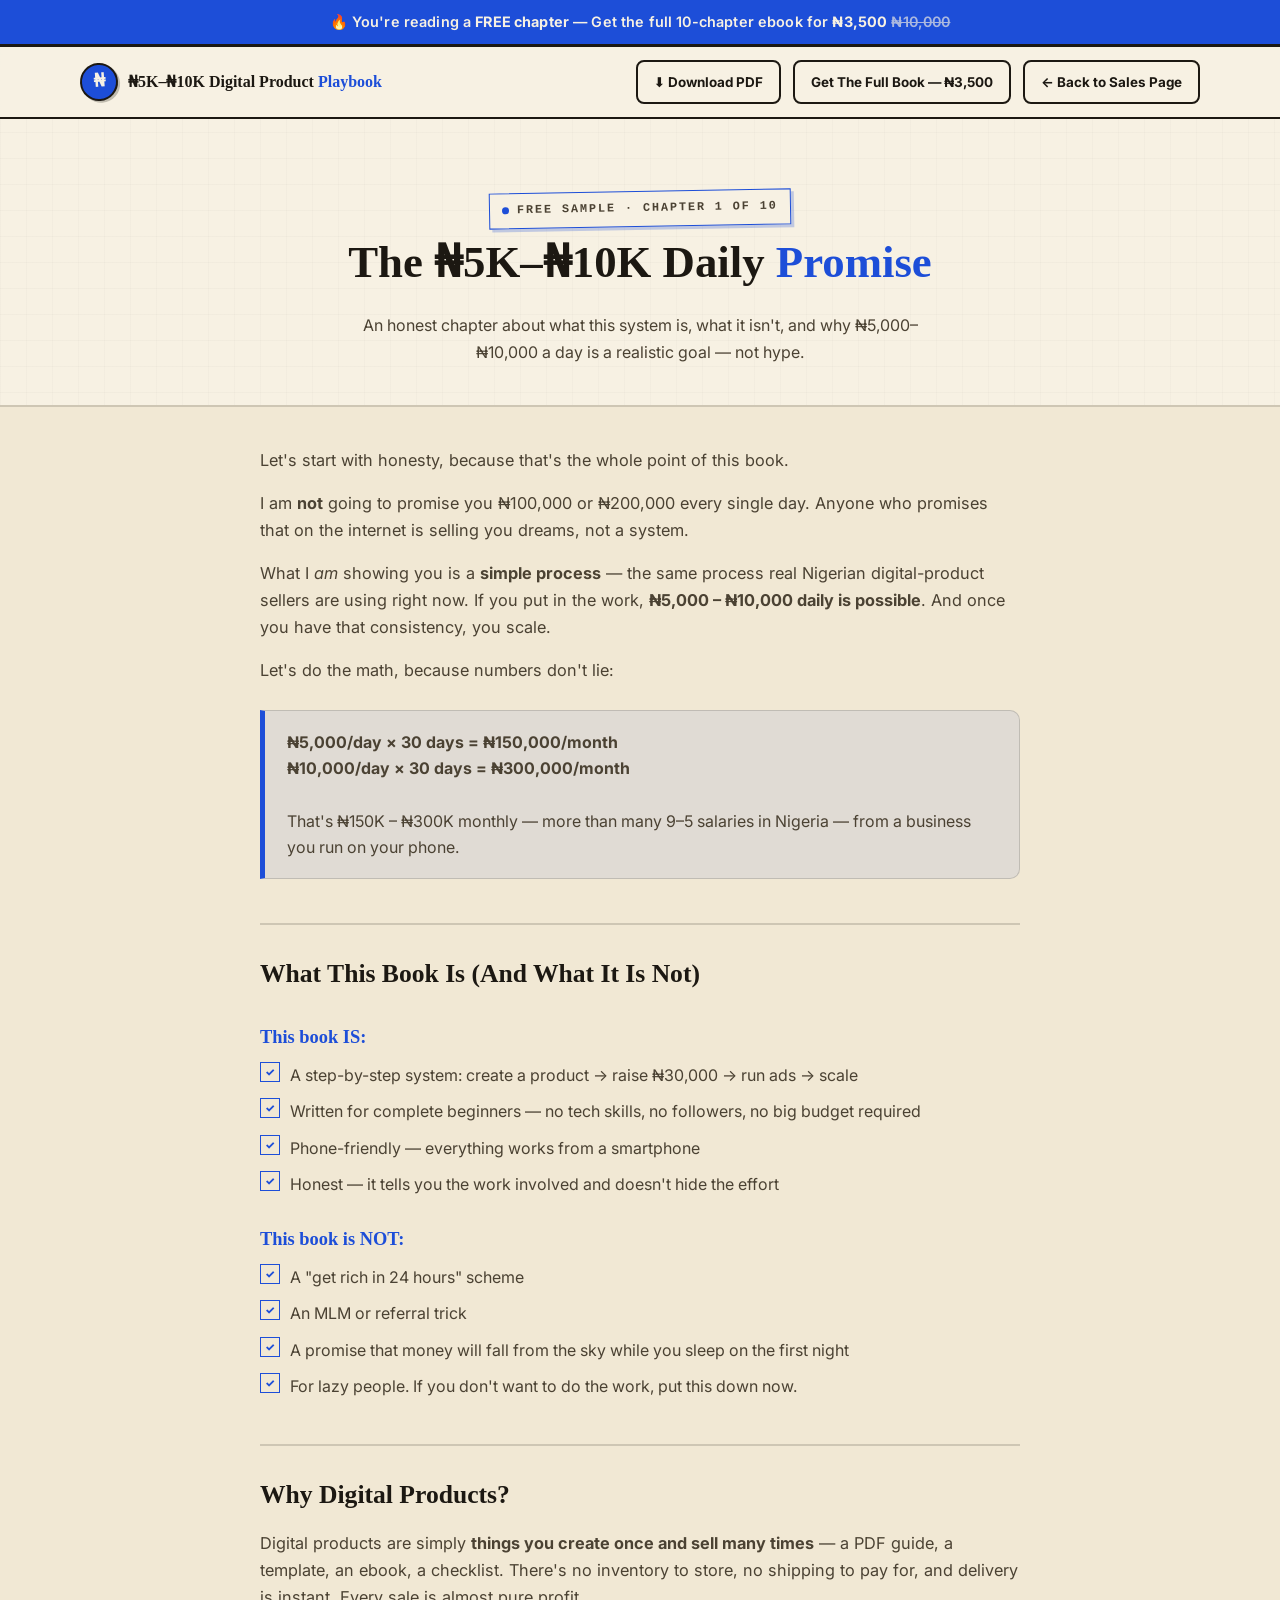
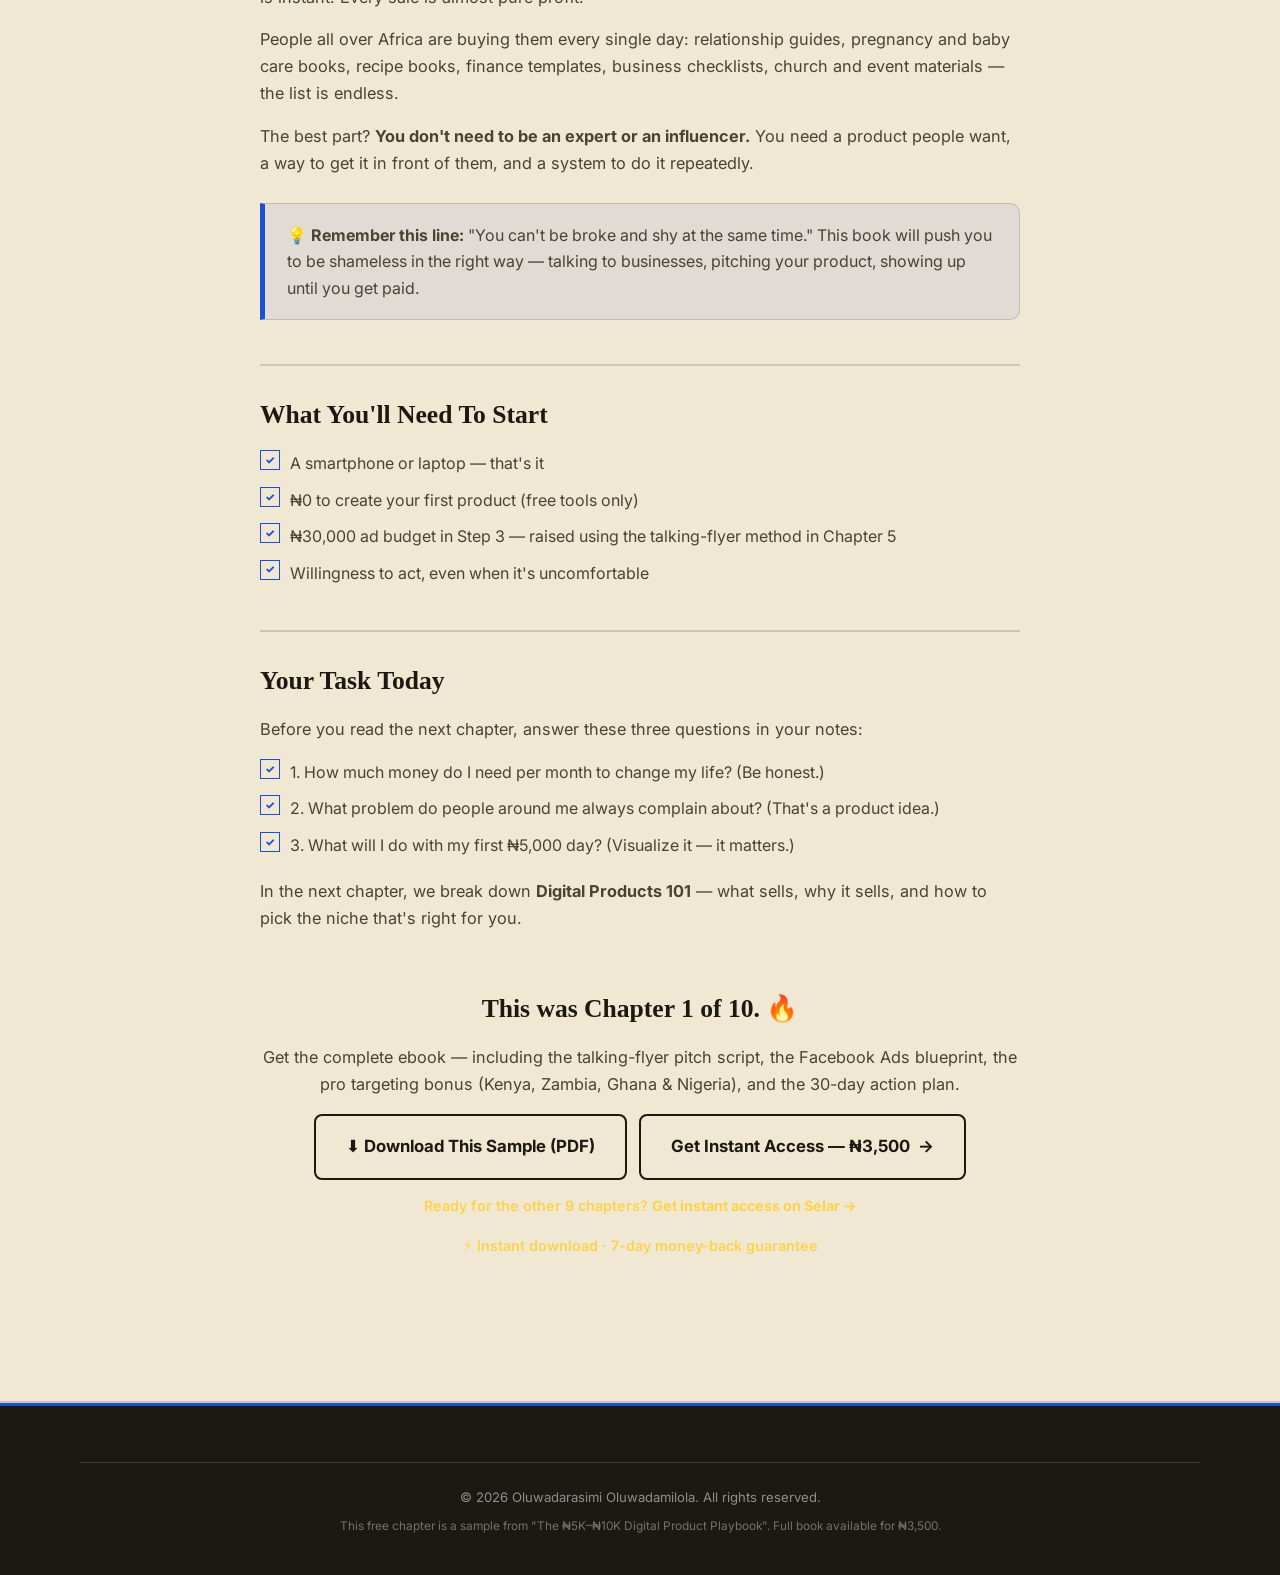
<file: preview.html>
<!DOCTYPE html>
<html lang="en">
<head>
<meta charset="UTF-8" />
<meta name="viewport" content="width=device-width, initial-scale=1.0" />
<title>Free Chapter — The ₦5K–₦10K Digital Product Playbook by Oluwadarasimi Oluwadamilola</title>
<meta name="description" content="Read a free sample chapter from The ₦5K–₦10K Digital Product Playbook — the ebook that shows you how to make ₦5,000–₦10,000 daily selling digital products in Nigeria." />
<link rel="icon" href="data:image/svg+xml,%3Csvg xmlns='http://www.w3.org/2000/svg' viewBox='0 0 100 100'%3E%3Crect width='100' height='100' rx='22' fill='%230B1020'/%3E%3Ctext x='50' y='72' font-size='62' text-anchor='middle' fill='%23FFB020' font-family='Arial' font-weight='bold'%3E%E2%82%A6%3C/text%3E%3C/svg%3E" />
<link rel="preconnect" href="https://fonts.googleapis.com" />
<link rel="preconnect" href="https://fonts.gstatic.com" crossorigin />
<link href="https://fonts.googleapis.com/css2?family=Inter:wght@400;500;600;700&family=Poppins:wght@500;600;700;800;900&display=swap" rel="stylesheet" />
<link rel="stylesheet" href="assets/css/styles.css" />
</head>
<body>

<div class="announce">
  🔥 You're reading a <strong>FREE chapter</strong> — Get the full 10-chapter ebook for <strong>₦3,500</strong> <s>₦10,000</s>
</div>

<header class="nav" id="nav">
  <div class="container nav-inner">
    <a href="index.html" class="brand">
      <span class="brand-mark">₦</span>
      <span class="brand-text">₦5K–₦10K Digital Product <b>Playbook</b></span>
    </a>
    <div class="nav-actions">
      <a href="assets/ebook/free-sample-chapter1.pdf" class="btn btn-sm btn-ghost" download>⬇ Download PDF</a>
      <a href="https://selar.com/27778q2k78" class="btn btn-sm btn-gold" target="_blank" rel="noopener" data-buy>Get The Full Book — ₦3,500</a>
      <a href="index.html" class="btn btn-sm btn-ghost">← Back to Sales Page</a>
    </div>
  </div>
</header>

<main>
  <section class="preview-hero">
    <div class="container">
      <p class="eyebrow"><span class="dot"></span> FREE SAMPLE · CHAPTER 1 OF 10</p>
      <h1>The ₦5K–₦10K Daily <span class="grad">Promise</span></h1>
      <p>An honest chapter about what this system is, what it isn't, and why ₦5,000–₦10,000 a day is a realistic goal — not hype.</p>
    </div>
  </section>

  <section class="section section-dark" style="padding-top:40px;">
    <div class="container preview-body">

      <p>Let's start with honesty, because that's the whole point of this book.</p>

      <p>I am <strong>not</strong> going to promise you ₦100,000 or ₦200,000 every single day. Anyone who promises that on the internet is selling you dreams, not a system.</p>

      <p>What I <em>am</em> showing you is a <strong>simple process</strong> — the same process real Nigerian digital-product sellers are using right now. If you put in the work, <strong>₦5,000 – ₦10,000 daily is possible</strong>. And once you have that consistency, you scale.</p>

      <p>Let's do the math, because numbers don't lie:</p>

      <div class="preview-callout">
        <strong>₦5,000/day × 30 days = ₦150,000/month</strong><br />
        <strong>₦10,000/day × 30 days = ₦300,000/month</strong><br /><br />
        That's ₦150K – ₦300K monthly — more than many 9–5 salaries in Nigeria — from a business you run on your phone.
      </div>

      <h2>What This Book Is (And What It Is Not)</h2>

      <h3>This book IS:</h3>
      <ul>
        <li>A step-by-step system: create a product → raise ₦30,000 → run ads → scale</li>
        <li>Written for complete beginners — no tech skills, no followers, no big budget required</li>
        <li>Phone-friendly — everything works from a smartphone</li>
        <li>Honest — it tells you the work involved and doesn't hide the effort</li>
      </ul>

      <h3>This book is NOT:</h3>
      <ul>
        <li>A "get rich in 24 hours" scheme</li>
        <li>An MLM or referral trick</li>
        <li>A promise that money will fall from the sky while you sleep on the first night</li>
        <li>For lazy people. If you don't want to do the work, put this down now.</li>
      </ul>

      <h2>Why Digital Products?</h2>

      <p>Digital products are simply <strong>things you create once and sell many times</strong> — a PDF guide, a template, an ebook, a checklist. There's no inventory to store, no shipping to pay for, and delivery is instant. Every sale is almost pure profit.</p>

      <p>People all over Africa are buying them every single day: relationship guides, pregnancy and baby care books, recipe books, finance templates, business checklists, church and event materials — the list is endless.</p>

      <p>The best part? <strong>You don't need to be an expert or an influencer.</strong> You need a product people want, a way to get it in front of them, and a system to do it repeatedly.</p>

      <div class="preview-callout">
        💡 <strong>Remember this line:</strong> "You can't be broke and shy at the same time." This book will push you to be shameless in the right way — talking to businesses, pitching your product, showing up until you get paid.
      </div>

      <h2>What You'll Need To Start</h2>
      <ul>
        <li>A smartphone or laptop — that's it</li>
        <li>₦0 to create your first product (free tools only)</li>
        <li>₦30,000 ad budget in Step 3 — raised using the talking-flyer method in Chapter 5</li>
        <li>Willingness to act, even when it's uncomfortable</li>
      </ul>

      <h2>Your Task Today</h2>
      <p>Before you read the next chapter, answer these three questions in your notes:</p>
      <ul>
        <li>1. How much money do I need per month to change my life? (Be honest.)</li>
        <li>2. What problem do people around me always complain about? (That's a product idea.)</li>
        <li>3. What will I do with my first ₦5,000 day? (Visualize it — it matters.)</li>
      </ul>

      <p>In the next chapter, we break down <strong>Digital Products 101</strong> — what sells, why it sells, and how to pick the niche that's right for you.</p>

      <div class="preview-end">
        <h2 style="border:0; padding-top:0;">This was Chapter 1 of 10. 🔥</h2>
        <p>Get the complete ebook — including the talking-flyer pitch script, the Facebook Ads blueprint, the pro targeting bonus (Kenya, Zambia, Ghana &amp; Nigeria), and the 30-day action plan.</p>
        <div style="display:flex; flex-wrap:wrap; gap:12px; justify-content:center;">
          <a href="assets/ebook/free-sample-chapter1.pdf" class="btn btn-ghost btn-xl" download>⬇ Download This Sample (PDF)</a>
          <a href="https://selar.com/27778q2k78" class="btn btn-gold btn-xl" target="_blank" rel="noopener" data-buy>Get Instant Access — ₦3,500 <span class="btn-arrow">→</span></a>
        </div>
        <p class="final-note" style="margin-top:14px;">Ready for the other 9 chapters? <a href="https://selar.com/27778q2k78" target="_blank" rel="noopener" style="color:var(--gold); font-weight:700;">Get instant access on Selar →</a></p>
        <p class="final-note" style="margin-top:14px;">⚡ Instant download · 7-day money-back guarantee</p>
      </div>

    </div>
  </section>
</main>

<footer>
  <div class="container">
    <div class="footer-bottom">
      <p>© 2026 Oluwadarasimi Oluwadamilola. All rights reserved.</p>
      <p class="disclaimer">This free chapter is a sample from "The ₦5K–₦10K Digital Product Playbook". Full book available for ₦3,500.</p>
    </div>
  </div>
</footer>

<script src="assets/js/main.js"></script>
</body>
</html>
</file>
<file: assets/css/styles.css>
/* ═══════════════════════════════════════════════════════════════
   THE ₦5K–₦10K DIGITAL PRODUCT PLAYBOOK — Sales Page Styles
   "Lagos Market Notebook" direction: warm parchment, ink-black type,
   cobalt action accents, tactile editorial details.
   ═══════════════════════════════════════════════════════════════ */

:root {
  --paper: #F7F1E3;
  --paper-2: #F1E8D4;
  --paper-3: #E9DCBE;
  --ink: #1C1812;
  --ink-soft: #4B4233;
  --muted: #85795F;
  --cobalt: #1D4ED8;
  --cobalt-dark: #1E3A8A;
  --cobalt-soft: rgba(29, 78, 216, 0.08);
  --amber: #B45309;
  --amber-soft: rgba(180, 83, 9, 0.10);
  --line: rgba(28, 24, 18, 0.16);
  --line-strong: rgba(28, 24, 18, 0.32);
  --shadow-hard: 5px 5px 0 rgba(28, 24, 18, 0.12);
  --shadow-lift: 8px 8px 0 rgba(28, 24, 18, 0.10);
  --radius: 10px;
  --ease: cubic-bezier(0.22, 1, 0.36, 1);
  --font-head: 'Fraunces', Georgia, 'Times New Roman', serif;
  --font-body: 'Inter', system-ui, sans-serif;
  --font-mono: 'SFMono-Regular', Consolas, 'Liberation Mono', monospace;
}

* { margin: 0; padding: 0; box-sizing: border-box; }

html { scroll-behavior: smooth; }

body {
  font-family: var(--font-body);
  background-color: var(--paper);
  background-image:
    repeating-linear-gradient(0deg, rgba(28,24,18,0.022) 0 1px, transparent 1px 26px),
    repeating-linear-gradient(90deg, rgba(28,24,18,0.018) 0 1px, transparent 1px 26px);
  color: var(--ink);
  line-height: 1.65;
  overflow-x: hidden;
  -webkit-font-smoothing: antialiased;
}

img { max-width: 100%; display: block; }
a { color: inherit; text-decoration: none; }
s { opacity: 0.6; }

.container { width: min(1120px, 92%); margin: 0 auto; }
.center { text-align: center; }

::selection { background: var(--cobalt); color: #fff; }

:focus-visible {
  outline: 2px solid var(--cobalt);
  outline-offset: 3px;
  border-radius: 4px;
}

/* ── Announcement bar ─────────────────────────── */
.announce {
  background: var(--cobalt);
  color: #F7F1E3;
  font-weight: 600;
  text-align: center;
  padding: 10px 16px;
  font-size: 0.9rem;
  letter-spacing: 0.01em;
  border-bottom: 3px solid var(--ink);
}
.announce s { opacity: 0.65; }

/* ── Sticky Buy Now bar ───────────────────────── */
.buybar {
  position: fixed;
  bottom: 0; left: 0; right: 0;
  z-index: 80;
  display: flex;
  align-items: center;
  justify-content: space-between;
  gap: 16px;
  padding: 10px 4%;
  background: var(--paper);
  border-top: 3px solid var(--ink);
  box-shadow: 0 -10px 30px rgba(28, 24, 18, 0.16);
  transform: translateY(110%);
  transition: transform 0.4s var(--ease);
}
.buybar.show { transform: translateY(0); }
.buybar-info { display: flex; align-items: center; gap: 12px; min-width: 0; }
.buybar-cover {
  width: 42px; height: 56px;
  object-fit: cover;
  border-radius: 5px;
  border: 2px solid var(--ink);
  box-shadow: 2px 2px 0 rgba(28,24,18,.2);
}
.buybar-text { display: flex; flex-direction: column; line-height: 1.3; min-width: 0; }
.buybar-text strong {
  font-family: var(--font-head);
  font-size: 0.92rem;
  white-space: nowrap;
  overflow: hidden;
  text-overflow: ellipsis;
}
.buybar-text span { color: var(--muted); font-size: 0.78rem; }
.buybar-cta { display: flex; align-items: center; gap: 12px; flex-shrink: 0; }
.buybar-price {
  font-family: var(--font-head);
  font-weight: 700;
  color: var(--amber);
  font-size: 1.05rem;
  white-space: nowrap;
}
.buybar-price s { opacity: 0.6; font-size: 0.78rem; font-weight: 500; }

/* ── Nav ──────────────────────────────────────── */
.nav {
  position: sticky;
  top: 0;
  z-index: 60;
  background: rgba(247, 241, 227, 0.92);
  backdrop-filter: blur(12px);
  -webkit-backdrop-filter: blur(12px);
  border-bottom: 2px solid var(--ink);
  transition: box-shadow 0.3s var(--ease);
}
.nav.scrolled { box-shadow: 0 6px 18px rgba(28, 24, 18, 0.12); }
.nav-inner { display: flex; align-items: center; justify-content: space-between; gap: 16px; padding: 13px 0; }

.brand { display: flex; align-items: center; gap: 10px; font-family: var(--font-head); font-weight: 700; font-size: 1rem; line-height: 1.15; }
.brand-mark {
  display: inline-flex; align-items: center; justify-content: center;
  width: 38px; height: 38px;
  border-radius: 50%;
  background: var(--cobalt);
  color: var(--paper);
  font-weight: 800;
  font-size: 1.15rem;
  border: 2px solid var(--ink);
  box-shadow: 2px 2px 0 rgba(28,24,18,.25);
  transform: rotate(-4deg);
}
.brand-text b { color: var(--cobalt); }

.nav-links { display: flex; gap: 22px; }
.nav-links a { color: var(--ink-soft); font-size: 0.9rem; font-weight: 600; position: relative; transition: color 0.2s; }
.nav-links a::after {
  content: "";
  position: absolute; left: 0; bottom: -4px;
  width: 0; height: 2px;
  background: var(--cobalt);
  transition: width 0.25s var(--ease);
}
.nav-links a:hover { color: var(--cobalt); }
.nav-links a:hover::after { width: 100%; }

.nav-actions { display: flex; align-items: center; gap: 12px; }
.nav-burger {
  display: none;
  flex-direction: column;
  gap: 5px;
  background: none;
  border: 0;
  cursor: pointer;
  padding: 6px;
}
.nav-burger span { width: 24px; height: 3px; background: var(--ink); border-radius: 2px; transition: 0.25s var(--ease); }
.nav-burger.open span:nth-child(1) { transform: translateY(8px) rotate(45deg); }
.nav-burger.open span:nth-child(2) { opacity: 0; }
.nav-burger.open span:nth-child(3) { transform: translateY(-8px) rotate(-45deg); }

/* ── Buttons (tactile, pressable) ─────────────── */
.btn {
  display: inline-flex;
  align-items: center;
  justify-content: center;
  gap: 8px;
  font-family: var(--font-body);
  font-weight: 700;
  font-size: 0.94rem;
  border-radius: 8px;
  border: 2px solid var(--ink);
  cursor: pointer;
  transition: transform 0.15s var(--ease), box-shadow 0.15s var(--ease), background 0.2s, color 0.2s;
  white-space: nowrap;
  -webkit-tap-highlight-color: transparent;
}
.btn:active { transform: translate(3px, 3px) !important; box-shadow: none !important; }

.btn-cobalt {
  background: var(--cobalt);
  color: #fff;
  box-shadow: 4px 4px 0 var(--ink);
}
.btn-cobalt:hover { background: var(--cobalt-dark); }
.btn-amber {
  background: var(--amber);
  color: #fff;
  box-shadow: 4px 4px 0 var(--ink);
}
.btn-amber:hover { background: #92400E; }
.btn-paper {
  background: var(--paper);
  color: var(--ink);
  box-shadow: 4px 4px 0 var(--ink);
}
.btn-paper:hover { background: var(--paper-2); }

@media (hover: hover) {
  .btn-cobalt:hover, .btn-amber:hover, .btn-paper:hover { transform: translate(-1px, -1px); }
}

.btn-lg { padding: 14px 26px; font-size: 1rem; }
.btn-xl { padding: 17px 30px; font-size: 1.05rem; }
.btn-sm { padding: 9px 16px; font-size: 0.84rem; }
.btn-arrow { transition: transform 0.18s var(--ease); display: inline-block; }
.btn:hover .btn-arrow { transform: translateX(4px); }

/* ── Hero ─────────────────────────────────────── */
.hero {
  position: relative;
  padding: 68px 0 84px;
  overflow: hidden;
  border-bottom: 2px solid var(--ink);
}
.hero::before {
  content: "";
  position: absolute;
  top: -60px; right: -60px;
  width: 260px; height: 260px;
  border: 2px solid var(--line-strong);
  border-radius: 50%;
  opacity: 0.5;
}
.hero::after {
  content: "";
  position: absolute;
  bottom: -80px; left: -80px;
  width: 300px; height: 300px;
  border: 2px dashed var(--line-strong);
  border-radius: 50%;
  opacity: 0.4;
}

.hero-grid { display: grid; grid-template-columns: 1.15fr 0.85fr; gap: 56px; align-items: center; position: relative; z-index: 1; }

.eyebrow {
  display: inline-flex;
  align-items: center;
  gap: 8px;
  font-family: var(--font-mono);
  font-size: 0.74rem;
  font-weight: 700;
  letter-spacing: 0.16em;
  text-transform: uppercase;
  color: var(--cobalt);
  border: 1.5px solid var(--cobalt);
  background: var(--paper);
  padding: 7px 12px;
  margin-bottom: 20px;
  box-shadow: 3px 3px 0 rgba(29, 78, 216, 0.25);
  transform: rotate(-1deg);
}
.dot { width: 7px; height: 7px; border-radius: 50%; background: var(--cobalt); display: inline-block; animation: pulse 1.6s infinite; }
@keyframes pulse { 0%,100% { box-shadow: 0 0 0 0 rgba(29,78,216,.4);} 50% { box-shadow: 0 0 0 6px rgba(29,78,216,0);} }

.hero h1 {
  font-family: var(--font-head);
  font-size: clamp(2.2rem, 4.8vw, 3.7rem);
  font-weight: 800;
  line-height: 1.08;
  letter-spacing: -0.015em;
  margin-bottom: 20px;
}
.hero h1 .grad {
  color: var(--cobalt);
  position: relative;
  white-space: nowrap;
}
.hero h1 .grad::after {
  content: "";
  position: absolute;
  left: 0; right: 0; bottom: 6px;
  height: 10px;
  background: var(--amber-soft);
  border-bottom: 2px solid var(--amber);
  z-index: -1;
}

.hero-sub { color: var(--ink-soft); font-size: 1.08rem; max-width: 56ch; margin-bottom: 24px; }
.hero-sub strong { color: var(--ink); }

.check-list { list-style: none; display: grid; gap: 12px; margin-bottom: 28px; }
.check-list li { position: relative; padding-left: 34px; font-size: 0.97rem; color: var(--ink-soft); }
.check-list li::before {
  content: "✓";
  position: absolute;
  left: 0; top: 1px;
  width: 22px; height: 22px;
  border: 2px solid var(--ink);
  background: var(--cobalt);
  color: #fff;
  font-weight: 800;
  font-size: 0.78rem;
  display: inline-flex;
  align-items: center;
  justify-content: center;
  box-shadow: 2px 2px 0 rgba(28,24,18,.2);
}
.check-list.small { gap: 9px; margin-bottom: 0; }
.check-list.small li { font-size: 0.9rem; }

.hero-cta { display: flex; flex-wrap: wrap; gap: 14px; margin-bottom: 10px; }
.hero-cta-sub { margin-bottom: 20px; font-size: 0.88rem; }
.hero-cta-sub a { color: var(--muted); border-bottom: 1.5px dashed var(--line-strong); transition: color 0.2s, border-color 0.2s; }
.hero-cta-sub a:hover { color: var(--cobalt); border-color: var(--cobalt); }

.hero-meta { display: flex; align-items: center; gap: 10px; margin-bottom: 14px; font-size: 0.9rem; color: var(--muted); }
.stars { color: var(--amber); letter-spacing: 2px; font-size: 1rem; }

.price-line { font-size: 0.9rem; color: var(--muted); }
.price-line strong { color: var(--amber); font-size: 1.05rem; }

/* Hero visual — cover */
.hero-visual { position: relative; display: flex; justify-content: center; }
.cover-wrap { position: relative; width: min(360px, 88%); }
.cover-img {
  width: 100%;
  border-radius: 8px;
  border: 3px solid var(--ink);
  box-shadow: 10px 10px 0 rgba(28, 24, 18, 0.18);
  transform: rotate(-1.5deg);
  transition: transform 0.4s var(--ease);
}
.cover-wrap:hover .cover-img { transform: rotate(0deg) scale(1.02); }

.cover-scrim {
  position: absolute; inset: 0;
  border-radius: 8px;
  pointer-events: none;
  background: linear-gradient(180deg,
    rgba(247,241,227,0.92) 0%,
    rgba(247,241,227,0.30) 22%,
    rgba(247,241,227,0.22) 55%,
    rgba(247,241,227,0.9) 100%);
}
.cover-title-block {
  position: absolute; inset: 0;
  display: flex; flex-direction: column; align-items: center; justify-content: space-between;
  text-align: center; padding: 6% 6% 9%;
  pointer-events: none;
}
.cover-head { display: flex; flex-direction: column; align-items: center; gap: 6px; }
.cover-kicker {
  font-family: var(--font-mono);
  font-size: 0.56rem;
  font-weight: 700;
  letter-spacing: 0.24em;
  color: var(--cobalt);
  background: var(--paper);
  border: 1.5px solid var(--ink);
  padding: 3px 8px;
  box-shadow: 2px 2px 0 rgba(28,24,18,.2);
  transform: rotate(-1deg);
}
.cover-title {
  font-family: var(--font-head);
  font-weight: 800;
  font-size: clamp(1.15rem, 3vw, 1.6rem);
  line-height: 1.1;
  color: var(--ink);
  text-shadow: 0 1px 0 rgba(255,255,255,.6);
}
.cover-title .cobalt { color: var(--cobalt); }
.cover-sub {
  font-size: clamp(0.58rem, 1.5vw, 0.74rem);
  font-weight: 700;
  line-height: 1.45;
  color: var(--ink-soft);
  background: rgba(247,241,227,.75);
  border-left: 3px solid var(--amber);
  padding: 3px 10px;
  text-align: left;
}
.cover-foot { display: flex; flex-direction: column; align-items: center; gap: 5px; }
.cover-author {
  font-family: var(--font-mono);
  font-size: 0.54rem;
  color: var(--ink-soft);
  font-weight: 700;
  letter-spacing: 0.1em;
  text-transform: uppercase;
  background: var(--paper);
  border: 1px solid var(--line-strong);
  padding: 2px 8px;
}
.cover-price {
  font-family: var(--font-head);
  font-weight: 800;
  font-size: clamp(1rem, 2.6vw, 1.35rem);
  color: var(--amber);
  background: var(--paper);
  border: 2px solid var(--ink);
  padding: 4px 14px;
  box-shadow: 3px 3px 0 rgba(28,24,18,.2);
  transform: rotate(1deg);
}
.cover-price s { opacity: 0.6; font-weight: 500; font-size: 0.75em; }

.float-badge {
  position: absolute;
  background: var(--paper);
  border: 2px solid var(--ink);
  border-radius: 6px;
  padding: 8px 12px;
  font-size: 0.76rem;
  font-weight: 700;
  line-height: 1.35;
  font-family: var(--font-mono);
  text-transform: uppercase;
  letter-spacing: 0.04em;
  box-shadow: 4px 4px 0 rgba(28,24,18,.22);
  animation: floaty 5s ease-in-out infinite;
}
.fb-1 { top: 5%; left: -18%; transform: rotate(-4deg); animation-delay: 0s; }
.fb-2 { top: 40%; right: -22%; transform: rotate(3deg); animation-delay: 1.2s; color: var(--cobalt); }
.fb-3 { bottom: 7%; left: -12%; transform: rotate(-2deg); animation-delay: 2.1s; color: var(--amber); }
.fb-3 s { opacity: 0.55; }
@keyframes floaty {
  0%, 100% { transform: translateY(0) rotate(var(--r, 0deg)); }
  50% { transform: translateY(-10px) rotate(var(--r, 0deg)); }
}
.fb-1 { --r: -4deg; } .fb-2 { --r: 3deg; } .fb-3 { --r: -2deg; }

.hero-wave { display: none; }

/* ── Marquee ──────────────────────────────────── */
.marquee {
  background: var(--ink);
  border-bottom: 3px solid var(--cobalt);
  overflow: hidden;
  padding: 13px 0;
}
.marquee-track {
  display: flex;
  gap: 24px;
  white-space: nowrap;
  width: max-content;
  animation: scrollx 30s linear infinite;
  font-family: var(--font-mono);
  font-weight: 700;
  font-size: 0.82rem;
  letter-spacing: 0.14em;
  color: var(--paper);
}
.marquee-track span:nth-child(odd) { color: #FCD34D; }
@keyframes scrollx { from { transform: translateX(0); } to { transform: translateX(-50%); } }

/* ── Sections ─────────────────────────────────── */
.section { padding: 88px 0; }
.section-dark { background: var(--paper-2); border-top: 2px solid var(--line); border-bottom: 2px solid var(--line); }

.section-tag {
  font-family: var(--font-mono);
  font-size: 0.76rem;
  font-weight: 700;
  letter-spacing: 0.18em;
  text-transform: uppercase;
  color: var(--cobalt);
  margin-bottom: 12px;
  text-align: center;
  display: flex;
  align-items: center;
  justify-content: center;
  gap: 12px;
}
.section-tag::before, .section-tag::after {
  content: "";
  height: 1.5px;
  width: 44px;
  background: var(--line-strong);
}
.section-title {
  font-family: var(--font-head);
  font-size: clamp(1.8rem, 3.6vw, 2.7rem);
  font-weight: 800;
  line-height: 1.14;
  letter-spacing: -0.01em;
  text-align: center;
  margin-bottom: 16px;
}
.section-title .grad {
  color: var(--cobalt);
  border-bottom: 3px solid var(--amber);
  padding-bottom: 2px;
}
.section-sub {
  color: var(--ink-soft);
  text-align: center;
  max-width: 64ch;
  margin: 0 auto 46px;
  font-size: 1.02rem;
}

/* ── Cards ────────────────────────────────────── */
.grid-4 { display: grid; grid-template-columns: repeat(4, 1fr); gap: 20px; }

.card {
  background: var(--paper);
  border: 2px solid var(--ink);
  border-radius: var(--radius);
  padding: 26px 22px;
  box-shadow: var(--shadow-hard);
  transition: transform 0.22s var(--ease), box-shadow 0.22s var(--ease);
}
@media (hover: hover) {
  .card:hover { transform: translate(-3px, -3px); box-shadow: 9px 9px 0 rgba(28,24,18,.14); }
}
.card-icon {
  font-size: 1.8rem;
  margin-bottom: 12px;
  width: 52px; height: 52px;
  border: 2px solid var(--ink);
  border-radius: 8px;
  background: var(--paper-2);
  display: flex; align-items: center; justify-content: center;
  box-shadow: 3px 3px 0 rgba(28,24,18,.18);
}
.card h3 { font-family: var(--font-head); font-size: 1.08rem; margin-bottom: 8px; }
.card p { color: var(--ink-soft); font-size: 0.92rem; }

.problem-pivot {
  margin: 40px auto 0;
  text-align: center;
  background: var(--cobalt-soft);
  border: 2px solid var(--cobalt);
  border-radius: var(--radius);
  padding: 26px 30px;
  max-width: 760px;
  font-size: 1.05rem;
  box-shadow: 6px 6px 0 rgba(29,78,216,.18);
}
.problem-pivot strong { color: var(--cobalt-dark); }

/* ── Step chips ───────────────────────────────── */
.steps-grid { display: grid; grid-template-columns: repeat(4, 1fr); gap: 20px; }
.step-chip {
  position: relative;
  background: var(--paper);
  border: 2px solid var(--ink);
  border-radius: var(--radius);
  padding: 28px 20px 24px;
  box-shadow: var(--shadow-hard);
}
.step-chip::before {
  content: "";
  position: absolute;
  top: -2px; left: -2px;
  width: 44px; height: 44px;
  background: var(--cobalt);
  border-right: 2px solid var(--ink);
  border-bottom: 2px solid var(--ink);
  border-radius: 0 0 10px 0;
  z-index: 1;
}
.step-num {
  position: absolute;
  top: 4px; left: 8px;
  z-index: 2;
  font-family: var(--font-mono);
  font-weight: 800;
  font-size: 1.05rem;
  color: #fff;
  line-height: 1;
}
.step-chip h3 { font-family: var(--font-head); font-size: 1.06rem; margin: 18px 0 8px; }
.step-chip p { color: var(--ink-soft); font-size: 0.9rem; }

/* ── TOC ──────────────────────────────────────── */
.toc-grid { display: grid; grid-template-columns: repeat(2, 1fr); gap: 16px; }
.toc-item {
  display: flex;
  gap: 18px;
  align-items: flex-start;
  background: var(--paper);
  border: 2px solid var(--ink);
  border-radius: var(--radius);
  padding: 20px;
  box-shadow: 4px 4px 0 rgba(28,24,18,.12);
  transition: transform 0.22s var(--ease), box-shadow 0.22s var(--ease);
}
@media (hover: hover) {
  .toc-item:hover { transform: translateX(4px); box-shadow: 6px 6px 0 rgba(29,78,216,.2); }
}
.toc-num {
  flex: 0 0 44px;
  height: 44px;
  border-radius: 8px;
  background: var(--cobalt);
  border: 2px solid var(--ink);
  color: #fff;
  font-family: var(--font-mono);
  font-weight: 800;
  font-size: 1rem;
  display: flex;
  align-items: center;
  justify-content: center;
  box-shadow: 3px 3px 0 rgba(28,24,18,.2);
  transform: rotate(-2deg);
}
.toc-item h3 { font-family: var(--font-head); font-size: 1rem; margin-bottom: 4px; }
.toc-item p { color: var(--ink-soft); font-size: 0.88rem; }

/* ── Step rows ────────────────────────────────── */
.step-row {
  display: grid;
  grid-template-columns: 1fr 1fr;
  gap: 48px;
  align-items: center;
  margin-bottom: 72px;
}
.step-row:last-child { margin-bottom: 0; }
.step-row.reverse .step-body { order: -1; }

.step-media { position: relative; }
.step-media img {
  border-radius: var(--radius);
  border: 3px solid var(--ink);
  box-shadow: 8px 8px 0 rgba(28, 24, 18, 0.14);
}
.media-num {
  position: absolute;
  top: -16px; left: -16px;
  width: 60px; height: 60px;
  border-radius: 50%;
  background: var(--cobalt);
  border: 2.5px solid var(--ink);
  color: #fff;
  font-family: var(--font-mono);
  font-weight: 800;
  font-size: 1.15rem;
  display: flex;
  align-items: center;
  justify-content: center;
  box-shadow: 4px 4px 0 rgba(28,24,18,.22);
  transform: rotate(-5deg);
}
.step-body h3 { font-family: var(--font-head); font-size: 1.5rem; margin-bottom: 14px; line-height: 1.3; }
.step-body h3 em { color: var(--cobalt); font-style: normal; border-bottom: 3px solid var(--amber); }
.step-body > p { color: var(--ink-soft); margin-bottom: 18px; font-size: 1rem; }

/* ── Bonus ────────────────────────────────────── */
.bonus-wrap {
  text-align: center;
  background: var(--paper);
  border: 3px solid var(--ink);
  border-radius: 14px;
  padding: 54px 40px;
  box-shadow: var(--shadow-lift);
  position: relative;
}
.bonus-wrap::before {
  content: "";
  position: absolute;
  top: 8px; left: 8px; right: 8px; bottom: 8px;
  border: 1.5px dashed var(--line-strong);
  border-radius: 10px;
  pointer-events: none;
}
.bonus-badge {
  position: relative;
  display: inline-block;
  background: var(--amber);
  color: #fff;
  font-family: var(--font-mono);
  font-weight: 800;
  font-size: 0.8rem;
  letter-spacing: 0.12em;
  text-transform: uppercase;
  border: 2px solid var(--ink);
  padding: 7px 16px;
  box-shadow: 4px 4px 0 rgba(28,24,18,.25);
  transform: rotate(-2deg);
  margin-bottom: 20px;
}

.country-row { display: grid; grid-template-columns: repeat(4, 1fr); gap: 16px; margin: 36px 0; text-align: left; position: relative; }
.country-chip {
  background: var(--paper-2);
  border: 2px solid var(--ink);
  border-radius: var(--radius);
  padding: 18px 16px;
  display: flex;
  flex-direction: column;
  gap: 4px;
  transition: transform 0.22s var(--ease), box-shadow 0.22s var(--ease);
}
@media (hover: hover) {
  .country-chip:hover { transform: translateY(-4px); box-shadow: 5px 5px 0 rgba(29,78,216,.25); }
}
.country-chip .flag { font-size: 1.6rem; margin-bottom: 6px; }
.country-chip b { font-family: var(--font-head); font-size: 1.02rem; }
.country-chip small { color: var(--muted); font-size: 0.8rem; line-height: 1.4; }

.bonus-tip {
  position: relative;
  background: var(--cobalt-soft);
  border: 2px solid var(--cobalt);
  border-radius: var(--radius);
  padding: 20px 24px;
  max-width: 720px;
  margin: 0 auto 18px;
  text-align: left;
  font-size: 0.97rem;
  color: var(--ink-soft);
}
.bonus-tip strong { color: var(--cobalt-dark); }
.bonus-note { color: var(--amber); font-weight: 700; font-size: 0.95rem; position: relative; }

/* ── Pricing ──────────────────────────────────── */
.pricing-container { max-width: 780px; }
.price-card {
  position: relative;
  background: var(--paper);
  border: 3px solid var(--ink);
  border-radius: 16px;
  padding: 50px 44px 40px;
  box-shadow: 12px 12px 0 rgba(28, 24, 18, 0.16);
  text-align: center;
}
.price-card::before {
  content: "";
  position: absolute;
  top: 6px; left: 6px; right: 6px; bottom: 6px;
  border: 1.5px solid var(--line-strong);
  border-radius: 12px;
  pointer-events: none;
}
.price-ribbon {
  position: absolute;
  top: -17px; left: 50%;
  transform: translateX(-50%) rotate(-1deg);
  background: var(--cobalt);
  color: #fff;
  font-family: var(--font-mono);
  font-weight: 800;
  font-size: 0.78rem;
  letter-spacing: 0.1em;
  text-transform: uppercase;
  border: 2px solid var(--ink);
  padding: 7px 18px;
  white-space: nowrap;
  box-shadow: 4px 4px 0 rgba(28,24,18,.25);
  z-index: 2;
}

.price-card-head {
  position: relative;
  display: flex;
  align-items: center;
  justify-content: space-between;
  gap: 24px;
  text-align: left;
  margin-bottom: 28px;
}
.price-card-head h3 { font-family: var(--font-head); font-size: 1.45rem; }
.price-card-head p { color: var(--muted); font-size: 0.92rem; }
.price-cover {
  width: 92px;
  border-radius: 6px;
  border: 2.5px solid var(--ink);
  box-shadow: 5px 5px 0 rgba(28,24,18,.2);
  transform: rotate(3deg);
}

.price-amount { position: relative; margin-bottom: 28px; display: flex; flex-direction: column; align-items: center; gap: 2px; }
.old-price { font-size: 1.3rem; color: var(--muted); text-decoration: line-through; font-family: var(--font-head); }
.new-price {
  font-family: var(--font-head);
  font-weight: 800;
  font-size: 4rem;
  line-height: 1.05;
  color: var(--amber);
}
.once { color: var(--muted); font-size: 0.86rem; }

.check-list.center { justify-items: start; max-width: 440px; margin: 0 auto 30px; text-align: left; }

.secure-line { position: relative; color: var(--muted); font-size: 0.9rem; margin-top: 16px; }
.secure-line strong { color: var(--amber); }

.guarantee {
  position: relative;
  display: flex;
  gap: 14px;
  align-items: flex-start;
  text-align: left;
  background: var(--paper-2);
  border: 2px solid var(--ink);
  border-radius: var(--radius);
  padding: 18px 20px;
  margin-top: 26px;
  box-shadow: 4px 4px 0 rgba(28,24,18,.12);
}
.g-badge {
  flex: 0 0 42px;
  height: 42px;
  border-radius: 50%;
  background: var(--amber);
  border: 2px solid var(--ink);
  color: #fff;
  font-weight: 900;
  font-size: 1.2rem;
  display: flex;
  align-items: center;
  justify-content: center;
  box-shadow: 3px 3px 0 rgba(28,24,18,.2);
}
.guarantee p { font-size: 0.92rem; color: var(--ink-soft); }
.guarantee p strong { color: var(--ink); }

.alt-buy { position: relative; margin-top: 22px; font-size: 0.9rem; color: var(--muted); }
.alt-buy a { color: var(--cobalt); font-weight: 700; border-bottom: 1.5px solid var(--cobalt); }

/* ── FAQ ──────────────────────────────────────── */
.faq-list { max-width: 760px; margin: 0 auto; display: grid; gap: 12px; }
.faq-item {
  background: var(--paper);
  border: 2px solid var(--ink);
  border-radius: var(--radius);
  overflow: hidden;
  transition: border-color 0.25s;
}
.faq-item.open { border-color: var(--cobalt); box-shadow: 4px 4px 0 rgba(29,78,216,.15); }
.faq-q {
  width: 100%;
  display: flex;
  align-items: center;
  justify-content: space-between;
  gap: 16px;
  background: none;
  border: 0;
  color: var(--ink);
  font-family: var(--font-head);
  font-weight: 700;
  font-size: 1rem;
  text-align: left;
  padding: 19px 22px;
  cursor: pointer;
}
.faq-icon {
  flex: 0 0 26px;
  height: 26px;
  border-radius: 50%;
  border: 2px solid var(--ink);
  background: var(--cobalt);
  color: #fff;
  font-weight: 800;
  display: flex;
  align-items: center;
  justify-content: center;
  font-size: 1.05rem;
  transition: transform 0.25s var(--ease);
}
.faq-item.open .faq-icon { transform: rotate(45deg); }
.faq-a { max-height: 0; overflow: hidden; transition: max-height 0.35s var(--ease); }
.faq-a p { padding: 0 22px 20px; color: var(--ink-soft); font-size: 0.94rem; }

/* ── Author ───────────────────────────────────── */
.author-wrap {
  display: grid;
  grid-template-columns: auto 1fr;
  gap: 44px;
  align-items: center;
  max-width: 880px;
}
.author-avatar {
  width: 150px; height: 150px;
  border-radius: 50%;
  background: var(--cobalt);
  border: 3px solid var(--ink);
  color: var(--paper);
  font-family: var(--font-head);
  font-weight: 800;
  font-size: 2.5rem;
  display: flex;
  align-items: center;
  justify-content: center;
  box-shadow: 8px 8px 0 rgba(28,24,18,.18);
  transform: rotate(-3deg);
}
.author-wrap .section-tag, .author-wrap .section-title { text-align: left; justify-content: flex-start; }
.author-wrap .section-tag::before, .author-wrap .section-tag::after { display: none; }
.author-info p { color: var(--ink-soft); margin-bottom: 14px; }
.author-info strong { color: var(--ink); }
.author-quote {
  font-family: var(--font-head);
  font-style: italic;
  font-size: 1.08rem;
  color: var(--cobalt) !important;
  border-left: 4px solid var(--amber);
  padding-left: 16px;
}

/* ── Final CTA ────────────────────────────────── */
.final-cta {
  background: var(--ink);
  border-top: 3px solid var(--cobalt);
  padding: 96px 0;
  position: relative;
  overflow: hidden;
}
.final-cta::before {
  content: "";
  position: absolute;
  top: 30px; left: 50%;
  transform: translateX(-50%);
  width: 420px; height: 420px;
  border: 2px dashed rgba(247,241,227,.14);
  border-radius: 50%;
}
.final-cta h2 {
  font-family: var(--font-head);
  font-size: clamp(1.9rem, 3.8vw, 2.9rem);
  font-weight: 800;
  color: var(--paper);
  margin-bottom: 18px;
  line-height: 1.2;
  position: relative;
}
.final-cta h2 .grad { color: #FCD34D; border-bottom: 3px solid var(--amber); }
.final-cta p { color: rgba(247,241,227,.72); max-width: 58ch; margin: 0 auto 30px; font-size: 1.05rem; position: relative; }
.final-note { color: #FCD34D !important; font-size: 0.9rem !important; font-weight: 600; }

/* ── Footer ───────────────────────────────────── */
footer { background: var(--ink); border-top: 3px solid var(--cobalt); padding: 56px 0 30px; }
.footer-grid { display: grid; grid-template-columns: 1.4fr 1fr 1fr; gap: 40px; margin-bottom: 40px; }
.footer-brand .brand { color: var(--paper); }
.footer-brand .brand-mark { background: var(--cobalt); color: var(--paper); }
.footer-brand p { color: rgba(247,241,227,.6); font-size: 0.9rem; margin-top: 14px; max-width: 34ch; }
.footer-links { display: flex; flex-direction: column; gap: 10px; }
.footer-links h4 {
  font-family: var(--font-mono);
  font-size: 0.8rem;
  letter-spacing: 0.12em;
  text-transform: uppercase;
  color: #FCD34D;
  margin-bottom: 8px;
}
.footer-links a { color: rgba(247,241,227,.72); font-size: 0.9rem; transition: color 0.2s; }
.footer-links a:hover { color: #FCD34D; }
.footer-bottom { border-top: 1px solid rgba(247,241,227,.16); padding-top: 24px; text-align: center; }
.footer-bottom p { color: rgba(247,241,227,.55); font-size: 0.82rem; margin-bottom: 8px; }
.disclaimer { font-size: 0.74rem !important; opacity: 0.75; max-width: 90ch; margin: 0 auto; }

/* ── Reveal animation ─────────────────────────── */
.reveal { opacity: 0; transform: translateY(26px); transition: opacity 0.7s var(--ease), transform 0.7s var(--ease); }
.reveal.visible { opacity: 1; transform: translateY(0); }

/* ── Preview page ─────────────────────────────── */
.preview-hero { padding: 72px 0 40px; text-align: center; }
.preview-hero h1 { font-family: var(--font-head); font-size: clamp(1.9rem, 4vw, 2.8rem); font-weight: 800; margin-bottom: 12px; }
.preview-hero h1 .grad { color: var(--cobalt); }
.preview-hero p { color: var(--ink-soft); max-width: 60ch; margin: 0 auto; }
.preview-body { max-width: 760px; margin: 0 auto; }
.preview-body h2 {
  font-family: var(--font-head);
  font-size: 1.6rem;
  margin: 44px 0 14px;
  padding-top: 28px;
  border-top: 2px solid var(--line);
}
.preview-body h3 { font-family: var(--font-head); font-size: 1.15rem; margin: 26px 0 10px; color: var(--cobalt); }
.preview-body p { color: var(--ink-soft); margin-bottom: 16px; font-size: 1.02rem; }
.preview-body ul { list-style: none; margin: 0 0 20px; display: grid; gap: 10px; }
.preview-body ul li { position: relative; padding-left: 30px; color: var(--ink-soft); }
.preview-body ul li::before { content: "✓"; position: absolute; left: 0; color: var(--cobalt); font-weight: 800; border: 1.5px solid var(--cobalt); width: 18px; height: 18px; display: inline-flex; align-items: center; justify-content: center; font-size: 0.7rem; }
.preview-callout {
  background: var(--cobalt-soft);
  border-left: 5px solid var(--cobalt);
  padding: 18px 22px;
  border-radius: 0 10px 10px 0;
  margin: 26px 0;
  color: var(--ink-soft);
  border-top: 1.5px solid var(--line);
  border-bottom: 1.5px solid var(--line);
  border-right: 1.5px solid var(--line);
}
.preview-end { text-align: center; margin: 56px 0; }

/* ── Reduced motion ───────────────────────────── */
@media (prefers-reduced-motion: reduce) {
  *, *::before, *::after {
    animation-duration: 0.01ms !important;
    animation-iteration-count: 1 !important;
    transition-duration: 0.01ms !important;
    scroll-behavior: auto !important;
  }
  .reveal { opacity: 1; transform: none; }
}

/* ── Responsive ───────────────────────────────── */
@media (max-width: 960px) {
  .hero-grid { grid-template-columns: 1fr; gap: 48px; }
  .hero-visual { order: -1; }
  .grid-4 { grid-template-columns: repeat(2, 1fr); }
  .steps-grid { grid-template-columns: repeat(2, 1fr); }
  .step-row { grid-template-columns: 1fr; gap: 30px; }
  .step-row.reverse .step-body { order: 0; }
  .country-row { grid-template-columns: repeat(2, 1fr); }
  .toc-grid { grid-template-columns: 1fr; }
  .nav-links {
    position: fixed;
    top: 61px; right: 0;
    flex-direction: column;
    background: var(--paper);
    border: 2px solid var(--ink);
    border-right: 0;
    border-radius: 0 0 0 14px;
    padding: 24px;
    gap: 18px;
    transform: translateX(110%);
    transition: transform 0.3s var(--ease);
    box-shadow: -12px 12px 30px rgba(28,24,18,.25);
  }
  .nav-links.open { transform: translateX(0); }
  .nav-burger { display: flex; }
  .author-wrap { grid-template-columns: 1fr; text-align: center; justify-items: center; }
  .author-wrap .section-tag, .author-wrap .section-title { text-align: center; justify-content: center; }
  .author-quote { border-left: 0; border-top: 4px solid var(--amber); padding: 14px 0 0; }
  .footer-grid { grid-template-columns: 1fr 1fr; }
  .price-card { padding: 44px 22px 32px; }
}

@media (max-width: 560px) {
  .grid-4, .steps-grid, .country-row { grid-template-columns: 1fr; }
  .footer-grid { grid-template-columns: 1fr; }
  .float-badge { font-size: 0.66rem; padding: 6px 9px; }
  .fb-1 { left: -4px; }
  .fb-2 { right: -6px; }
  .fb-3 { left: -2px; }
  .btn-xl { padding: 15px 20px; font-size: 1rem; }
  .section { padding: 64px 0; }
  .buybar-text span, .buybar-price s { display: none; }
  .buybar { padding: 8px 3%; gap: 10px; }
  .buybar .btn { padding: 10px 14px; font-size: 0.82rem; }
}
</file>
